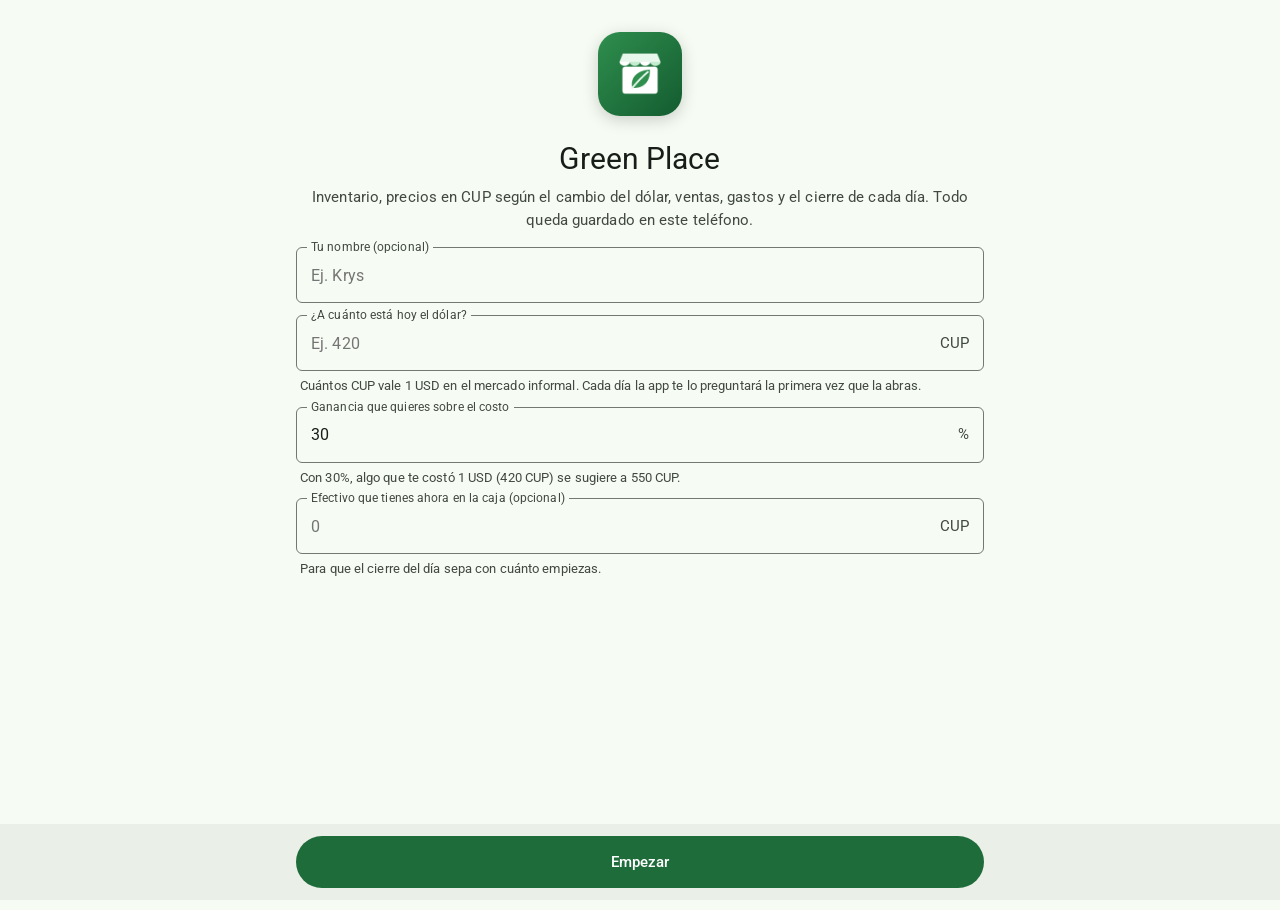
<file: index.html>
<!doctype html>
<html lang="es">
<head>
  <meta charset="utf-8">
  <meta name="viewport" content="width=device-width, initial-scale=1, viewport-fit=cover, interactive-widget=resizes-content">
  <title>Green Place</title>
  <meta name="description" content="Inventario, precios en CUP según el cambio del dólar, ventas, gastos y cierre del día del puesto Green Place.">
  <meta name="theme-color" content="#f6fbf3" media="(prefers-color-scheme: light)">
  <meta name="theme-color" content="#0f1510" media="(prefers-color-scheme: dark)">
  <meta name="mobile-web-app-capable" content="yes">
  <meta name="apple-mobile-web-app-capable" content="yes">
  <meta name="apple-mobile-web-app-title" content="Green Place">
  <meta name="format-detection" content="telephone=no">
  <link rel="icon" type="image/png" sizes="192x192" href="icons/icon-192.png">
  <link rel="apple-touch-icon" href="icons/icon-192.png">
  <link rel="manifest" href="manifest.webmanifest">
  <link rel="preload" href="fonts/roboto-latin-400-normal.woff2" as="font" type="font/woff2" crossorigin>
  <link rel="stylesheet" href="css/app.css">
  <script type="module" src="js/app.js"></script>
</head>
<body>
  <div id="app"></div>
  <noscript>Esta aplicación necesita JavaScript.</noscript>
</body>
</html>
</file>
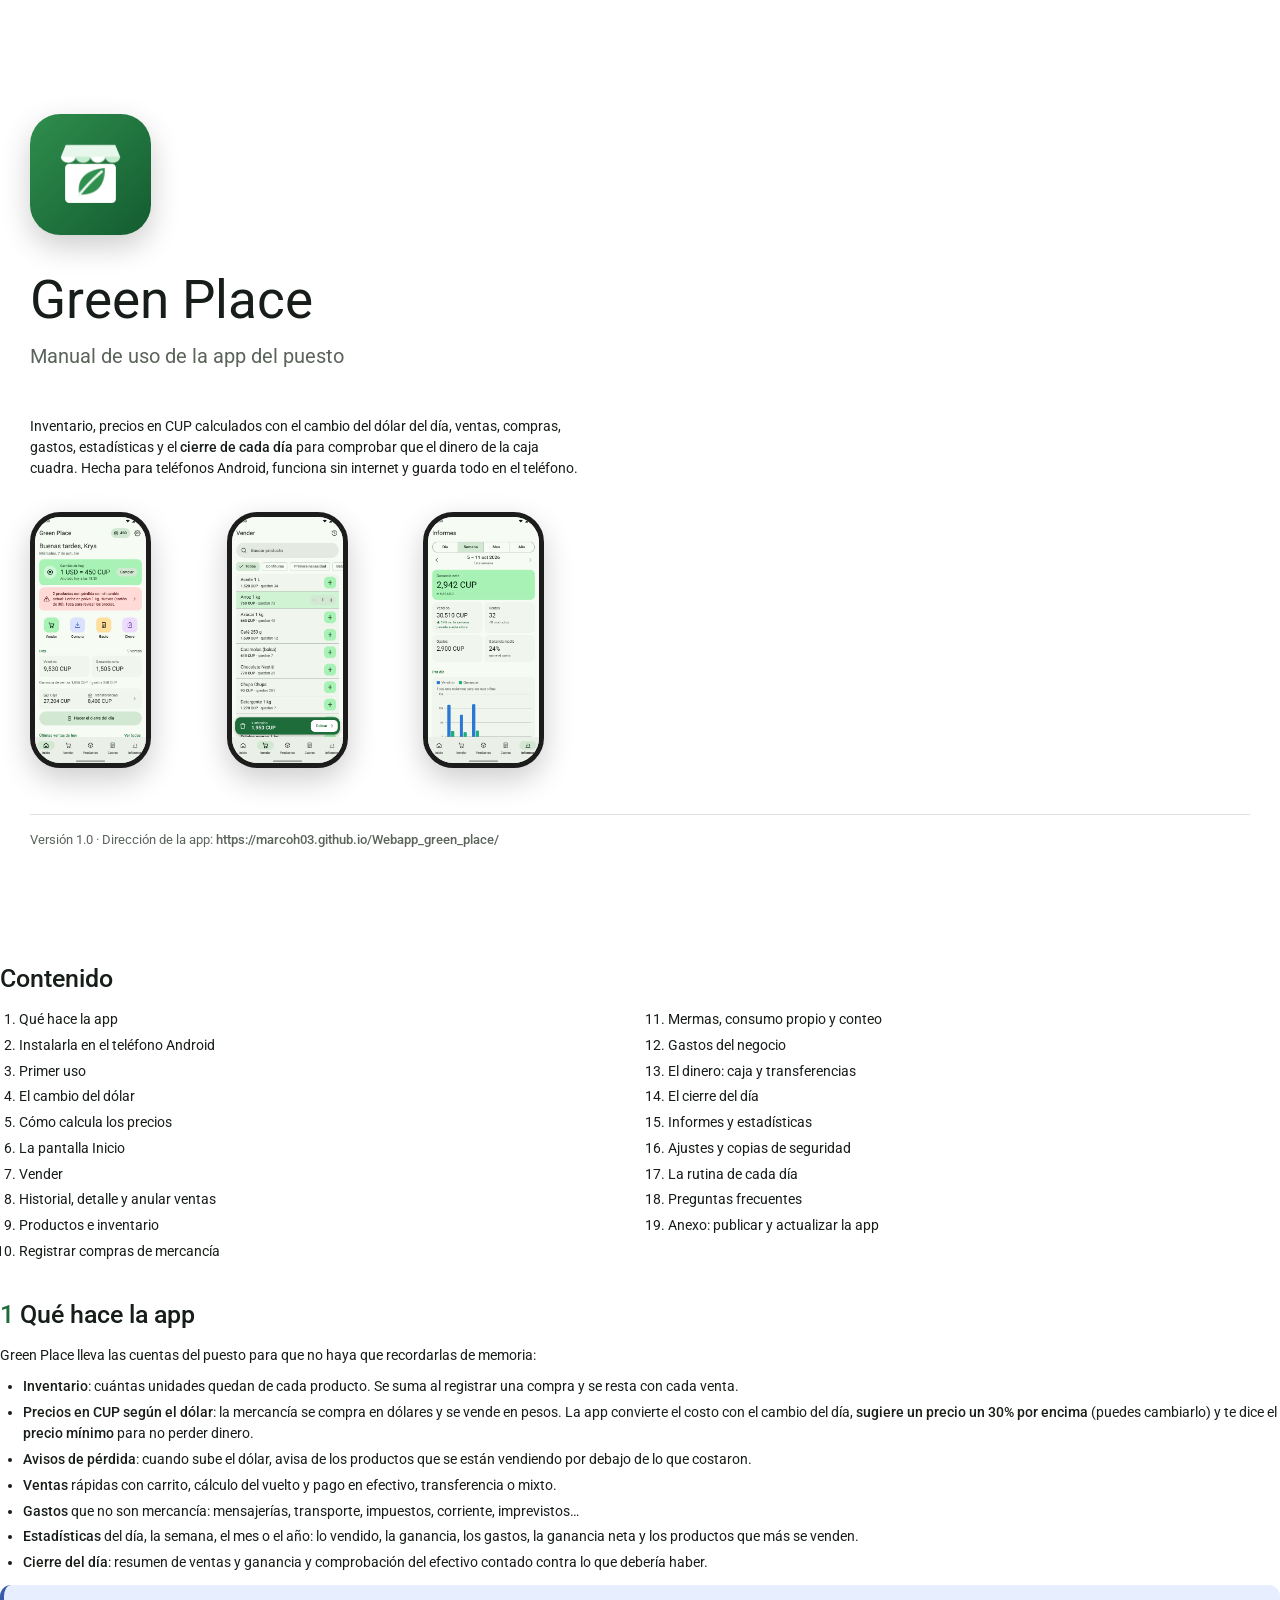
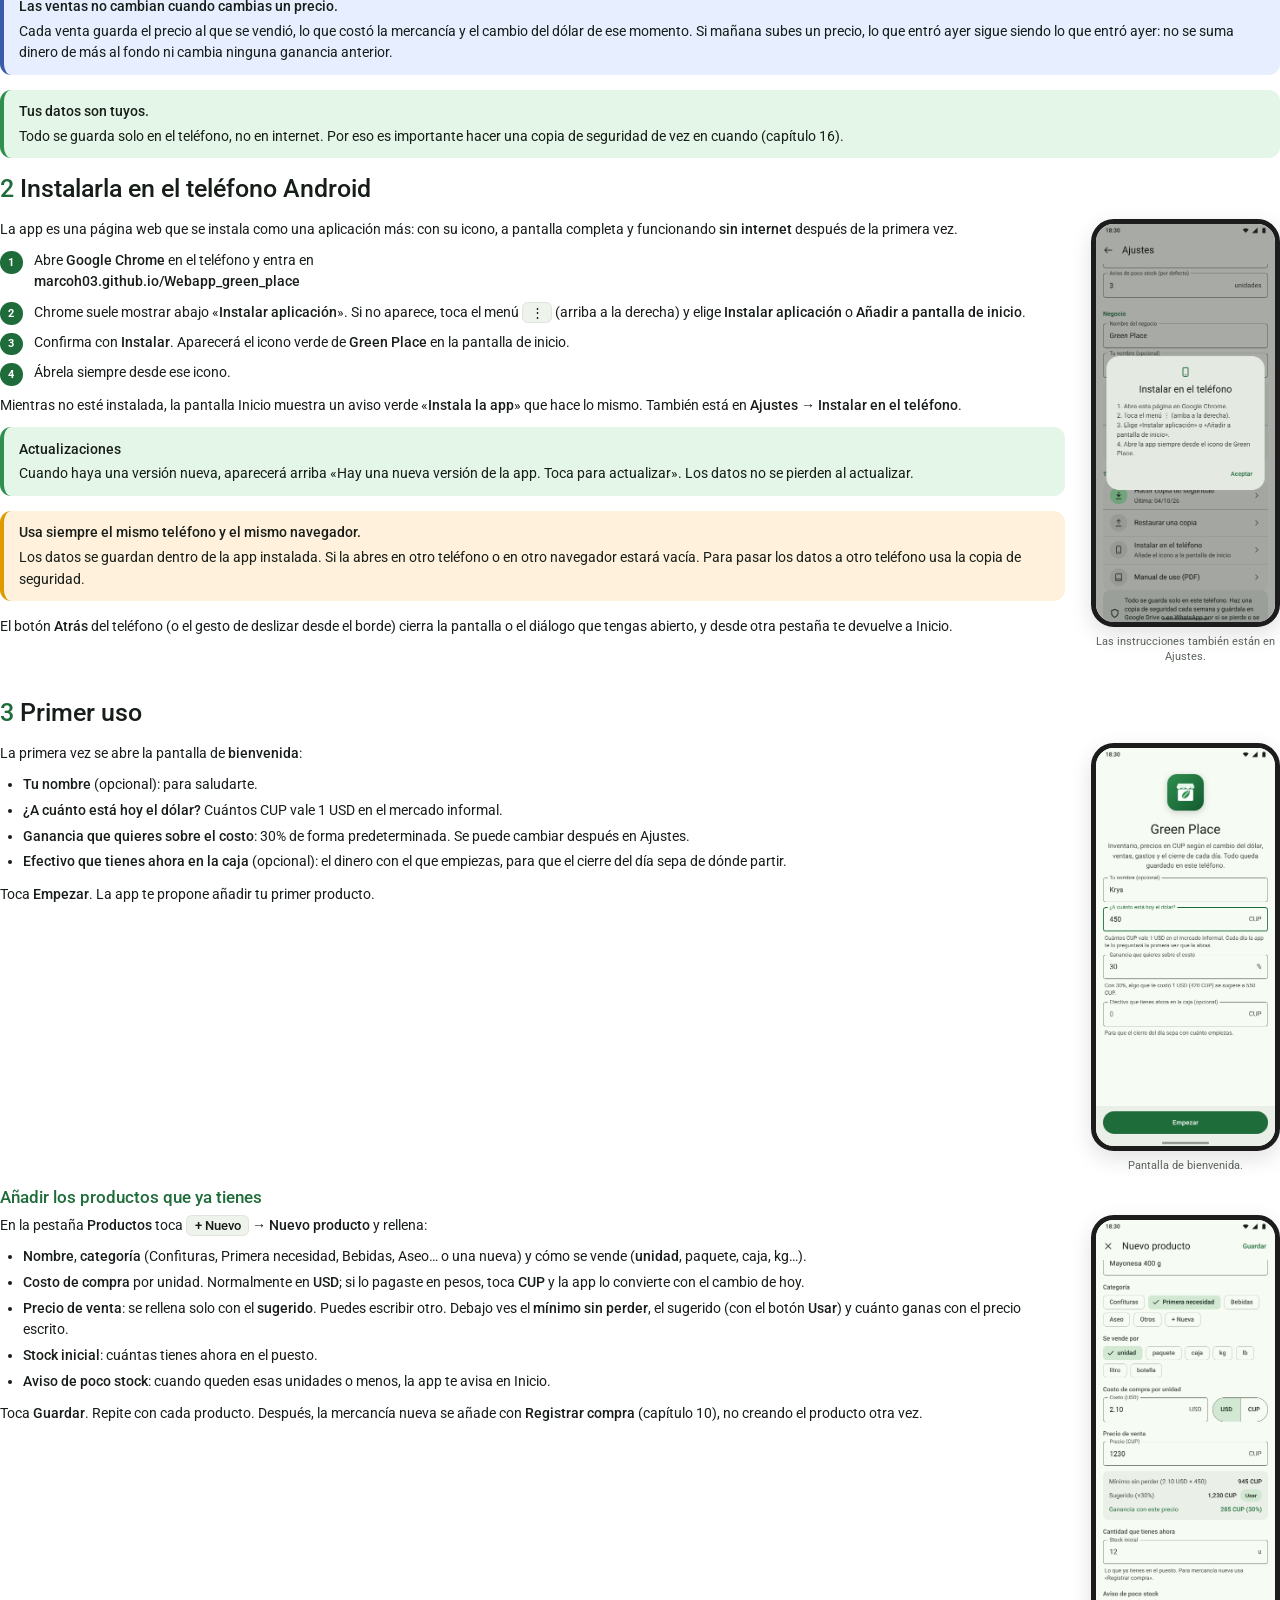
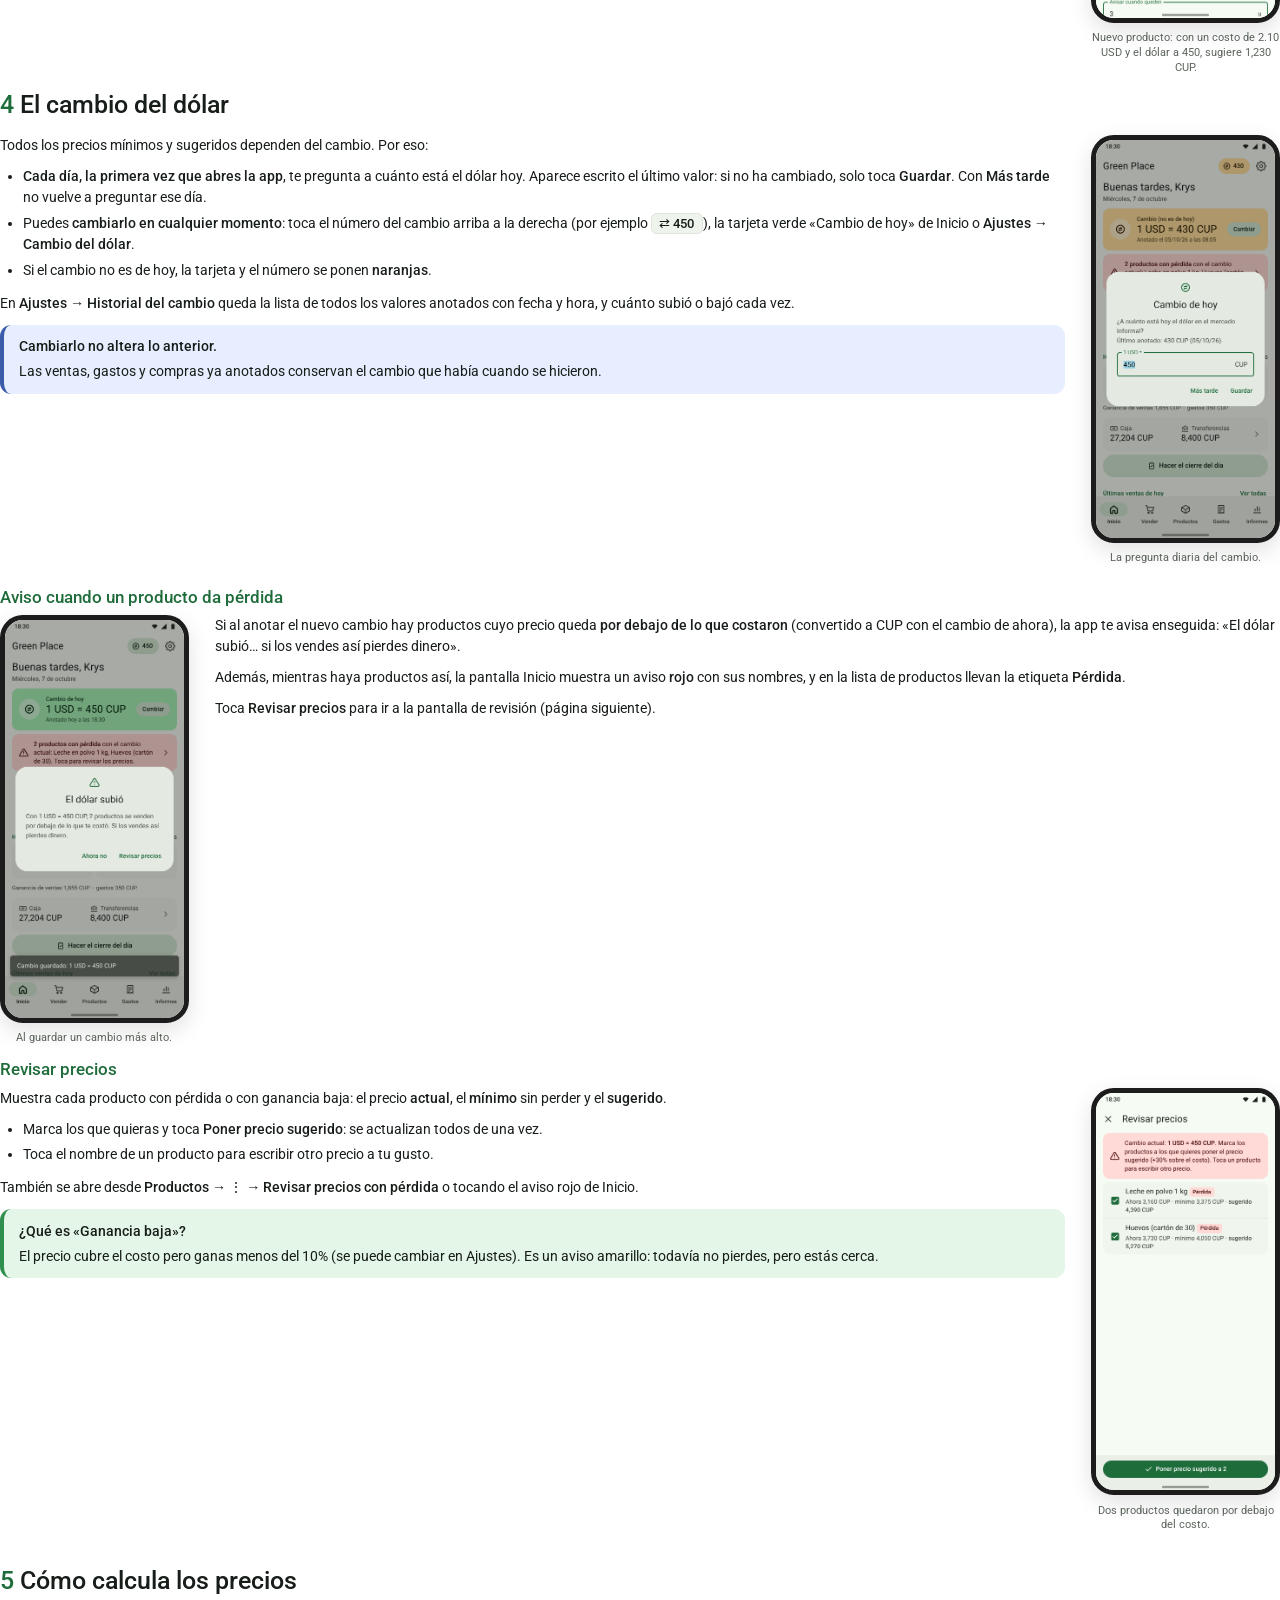
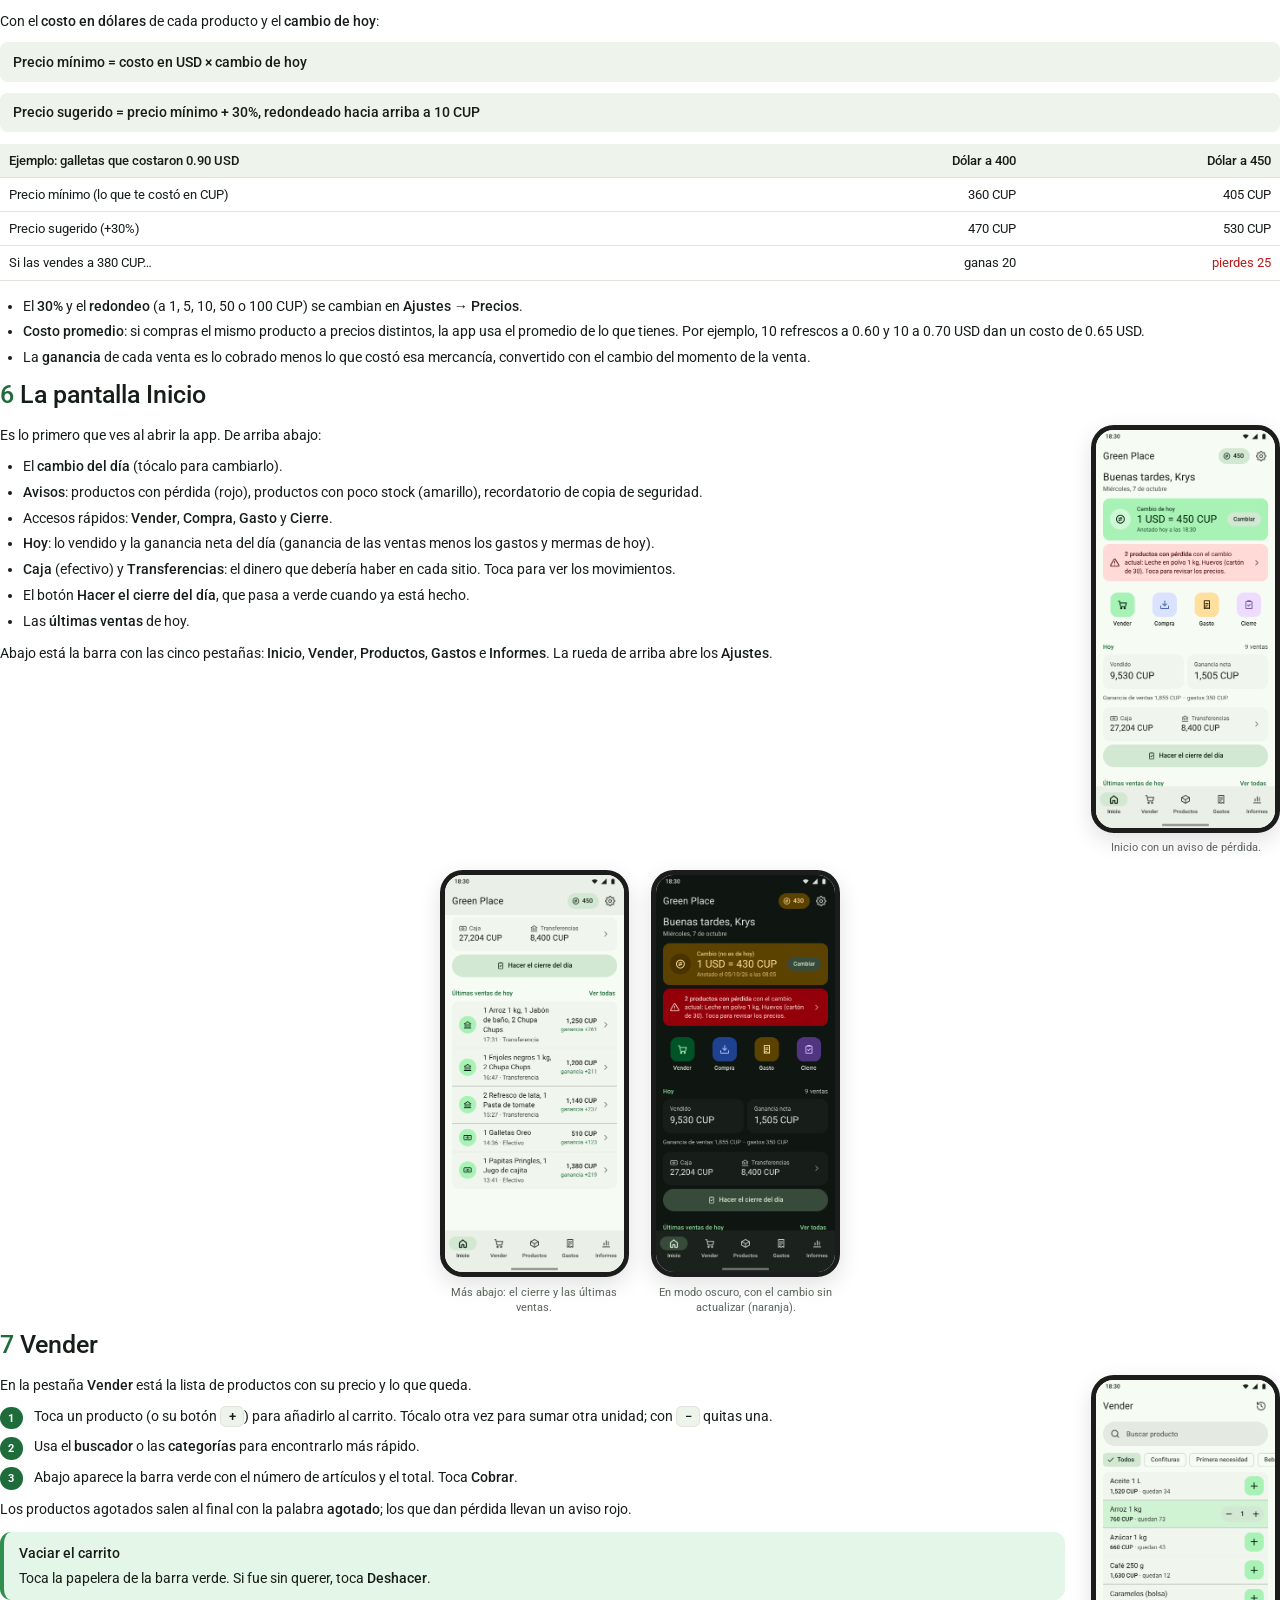
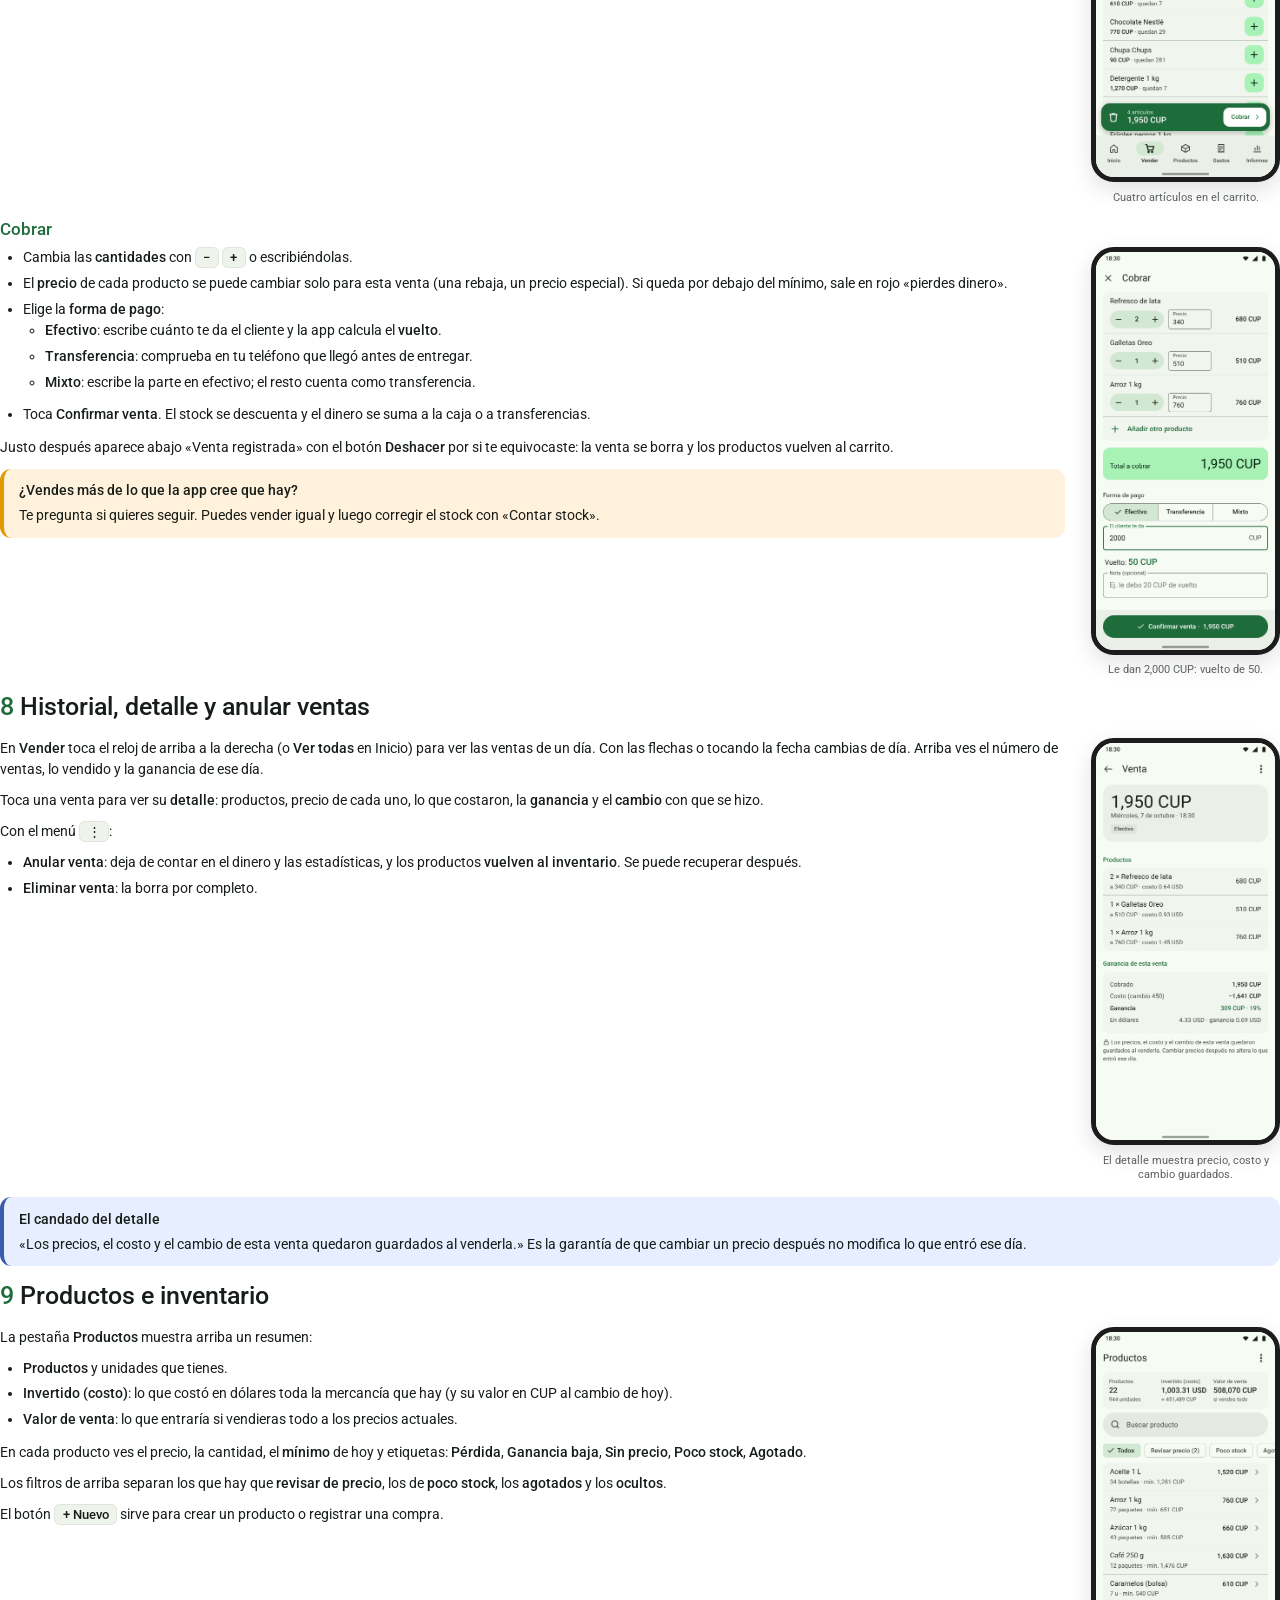
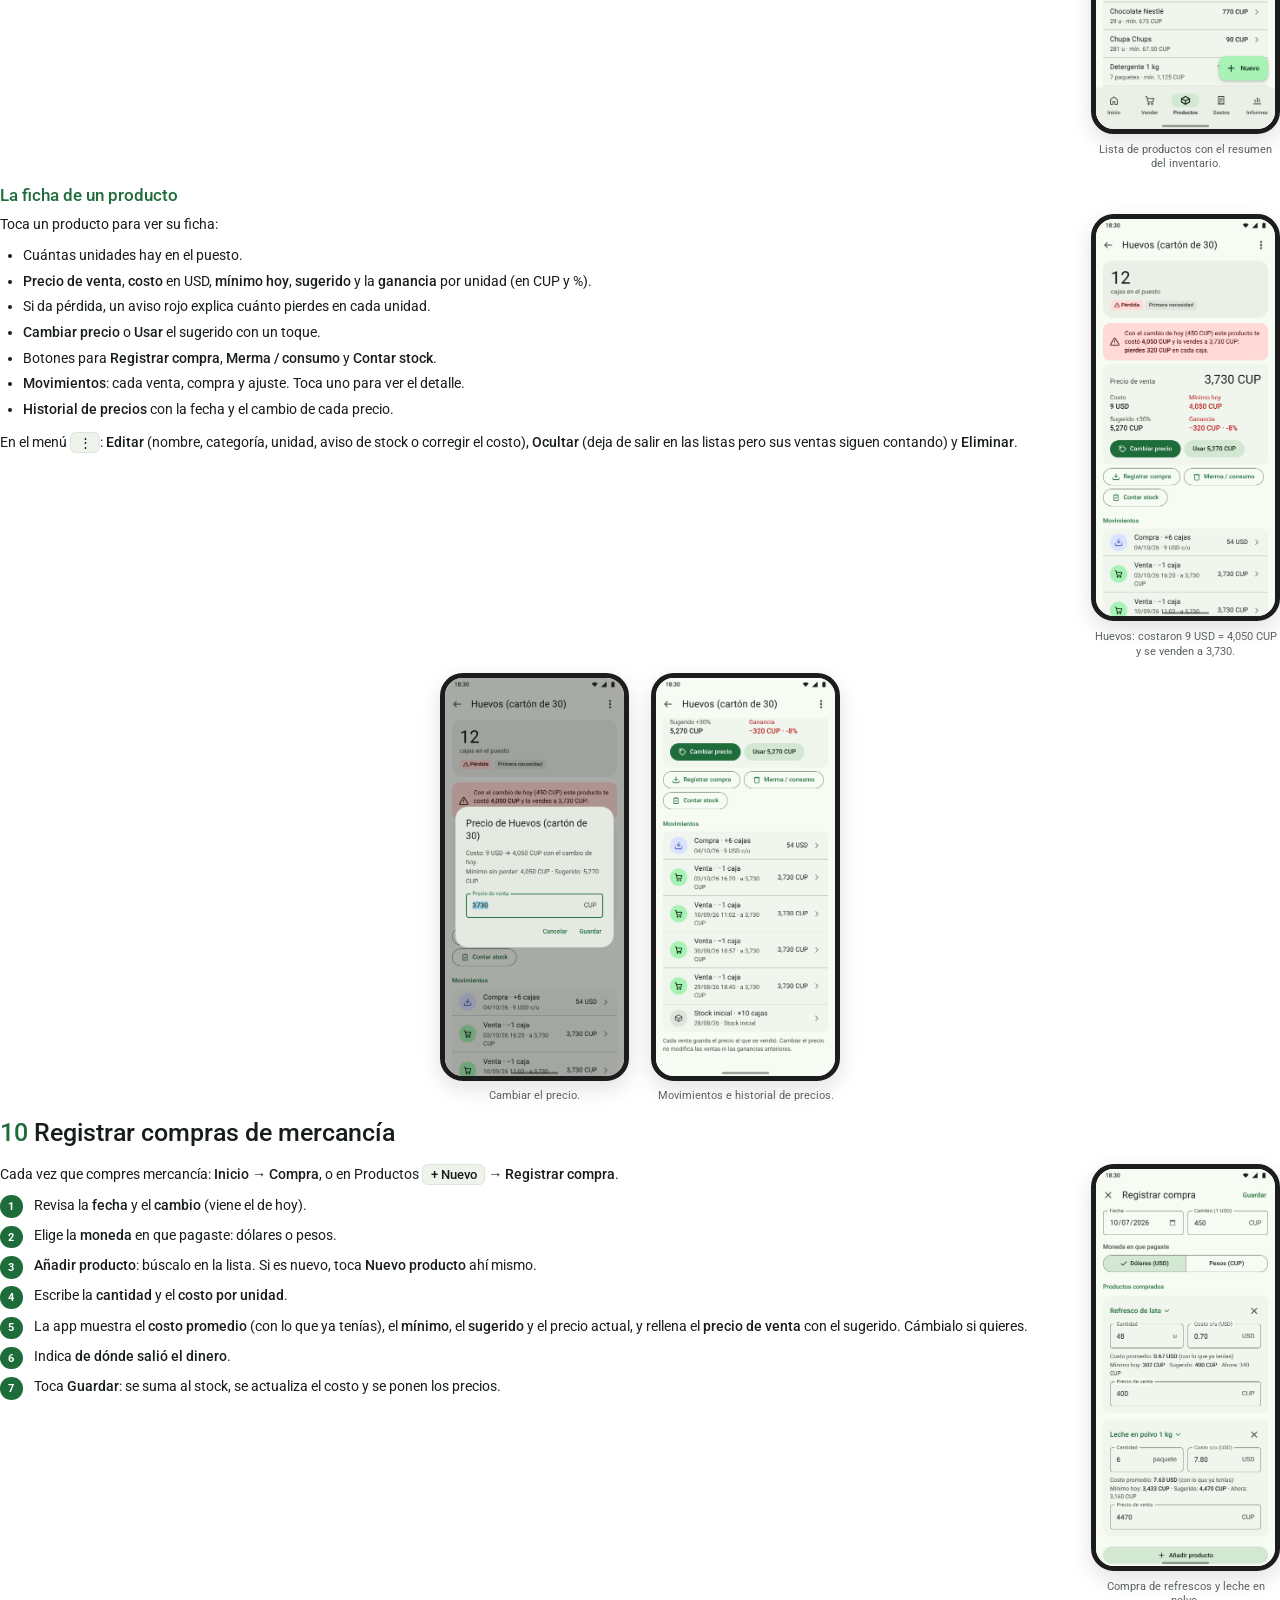
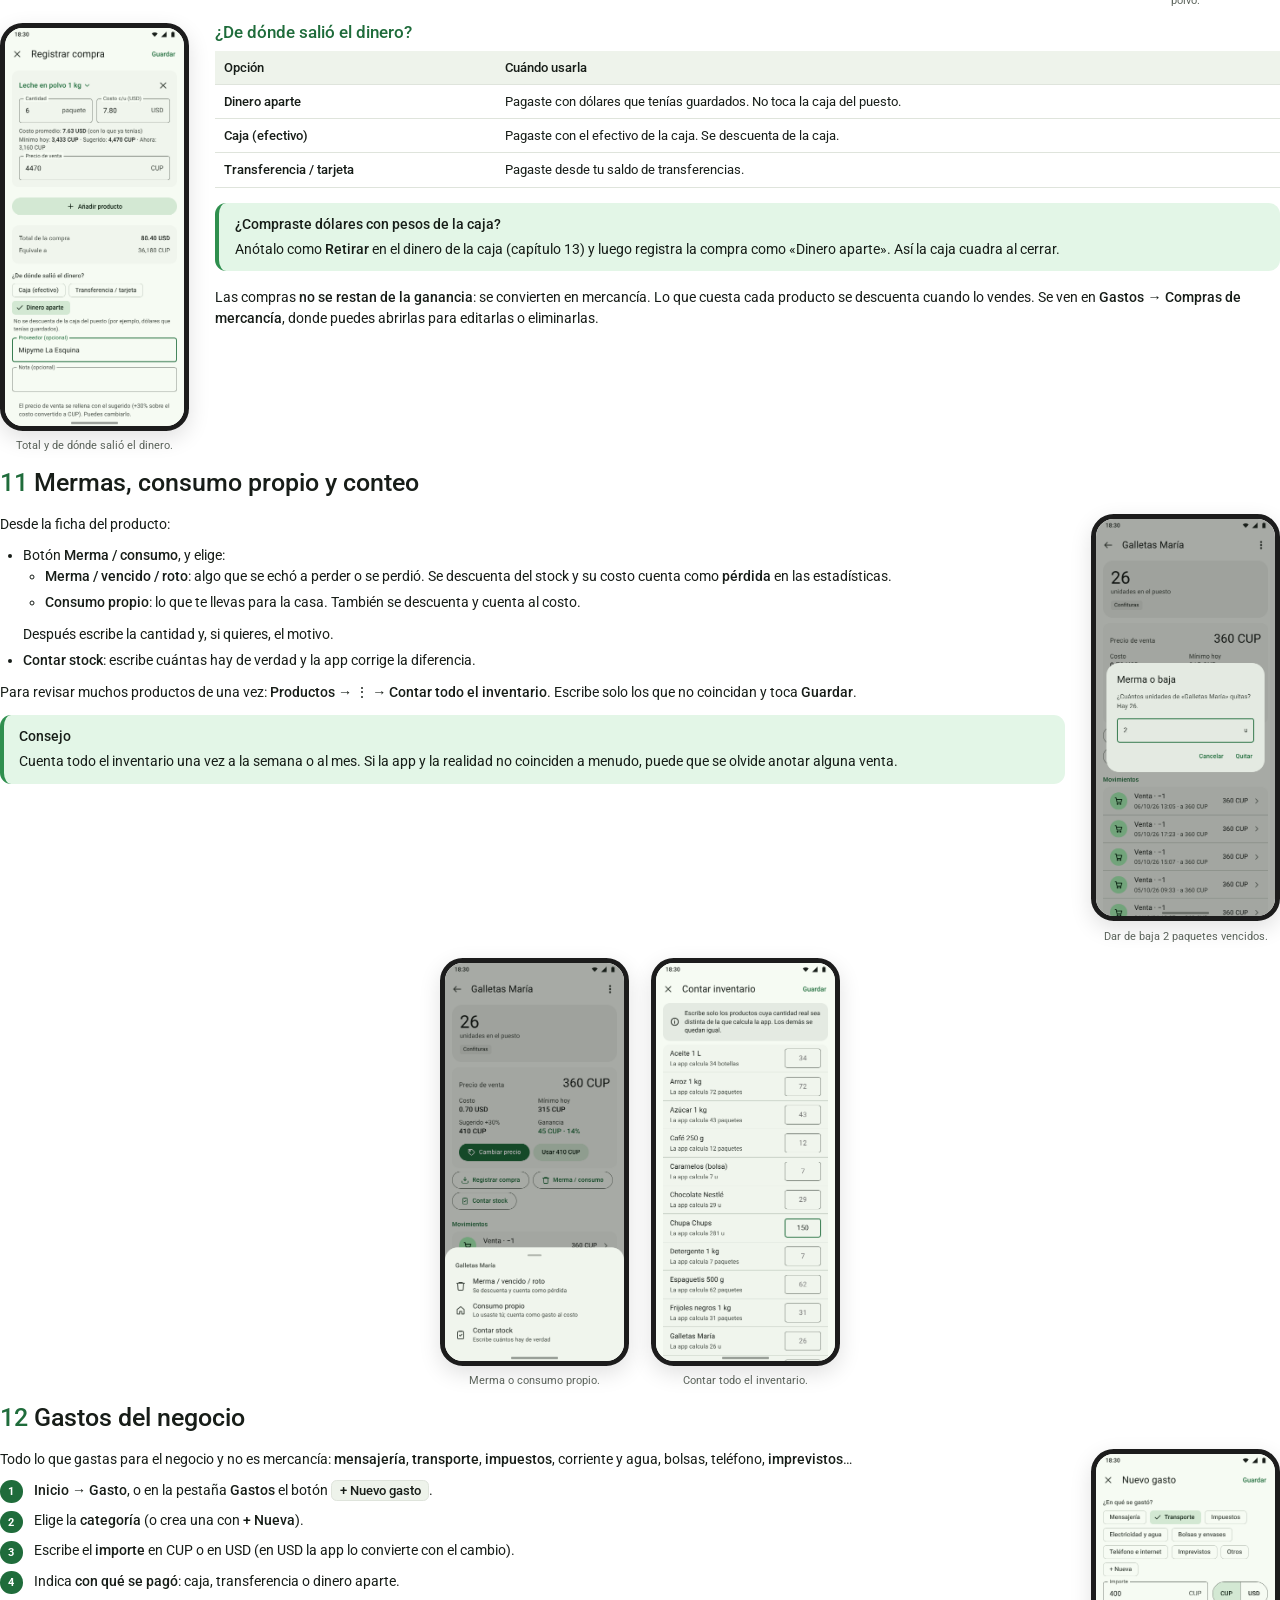
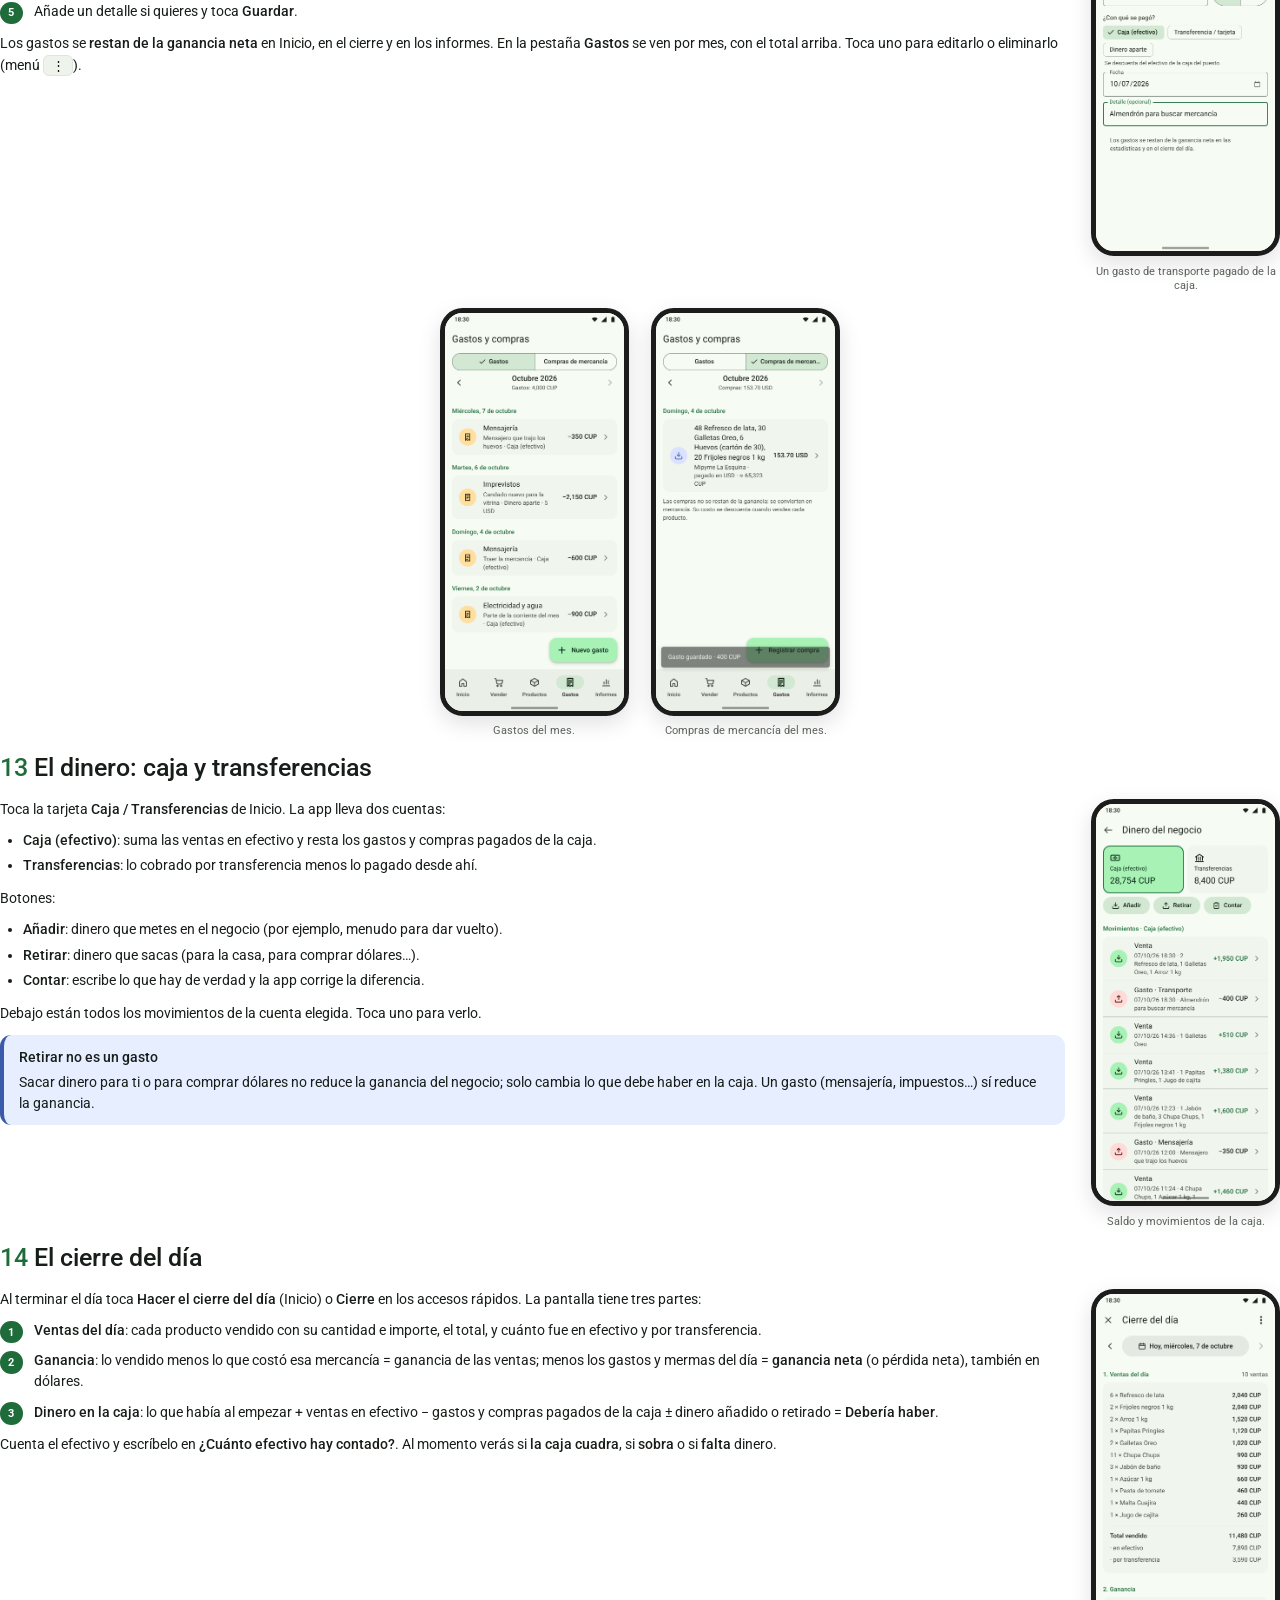
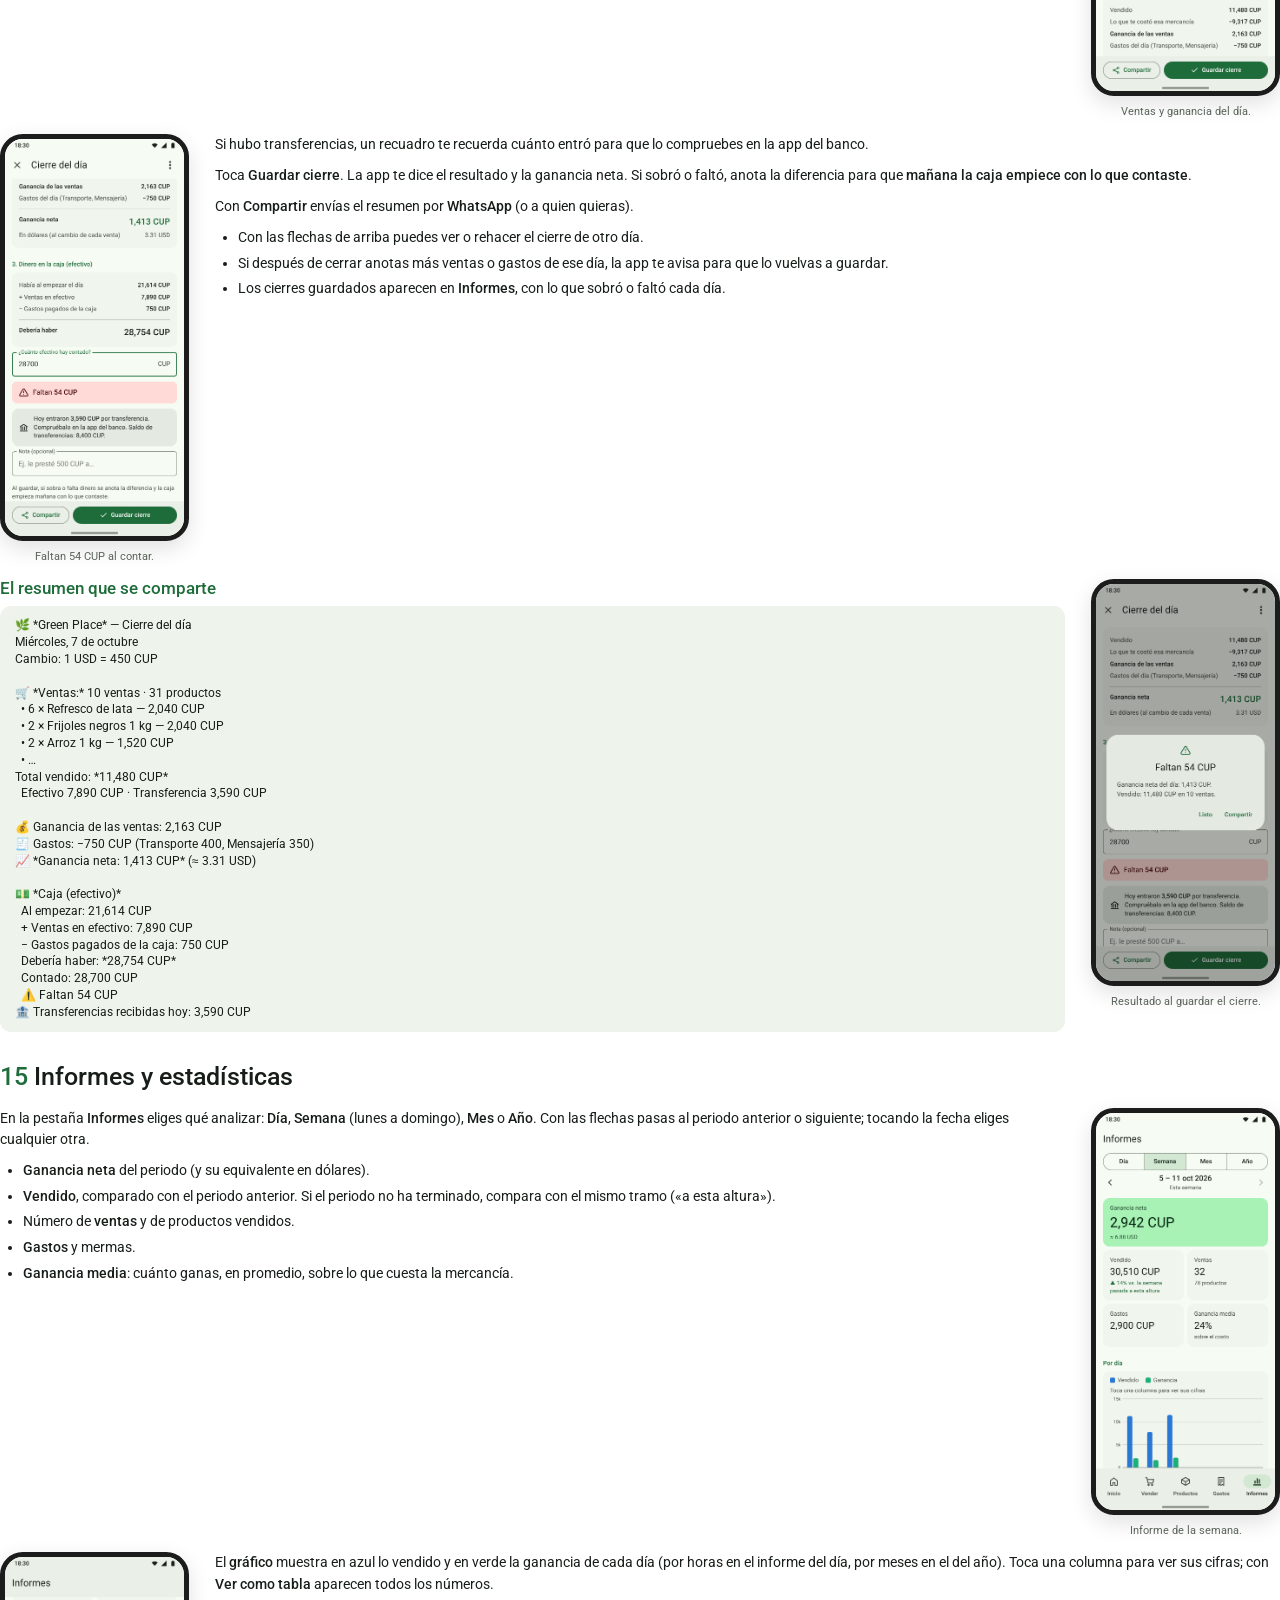
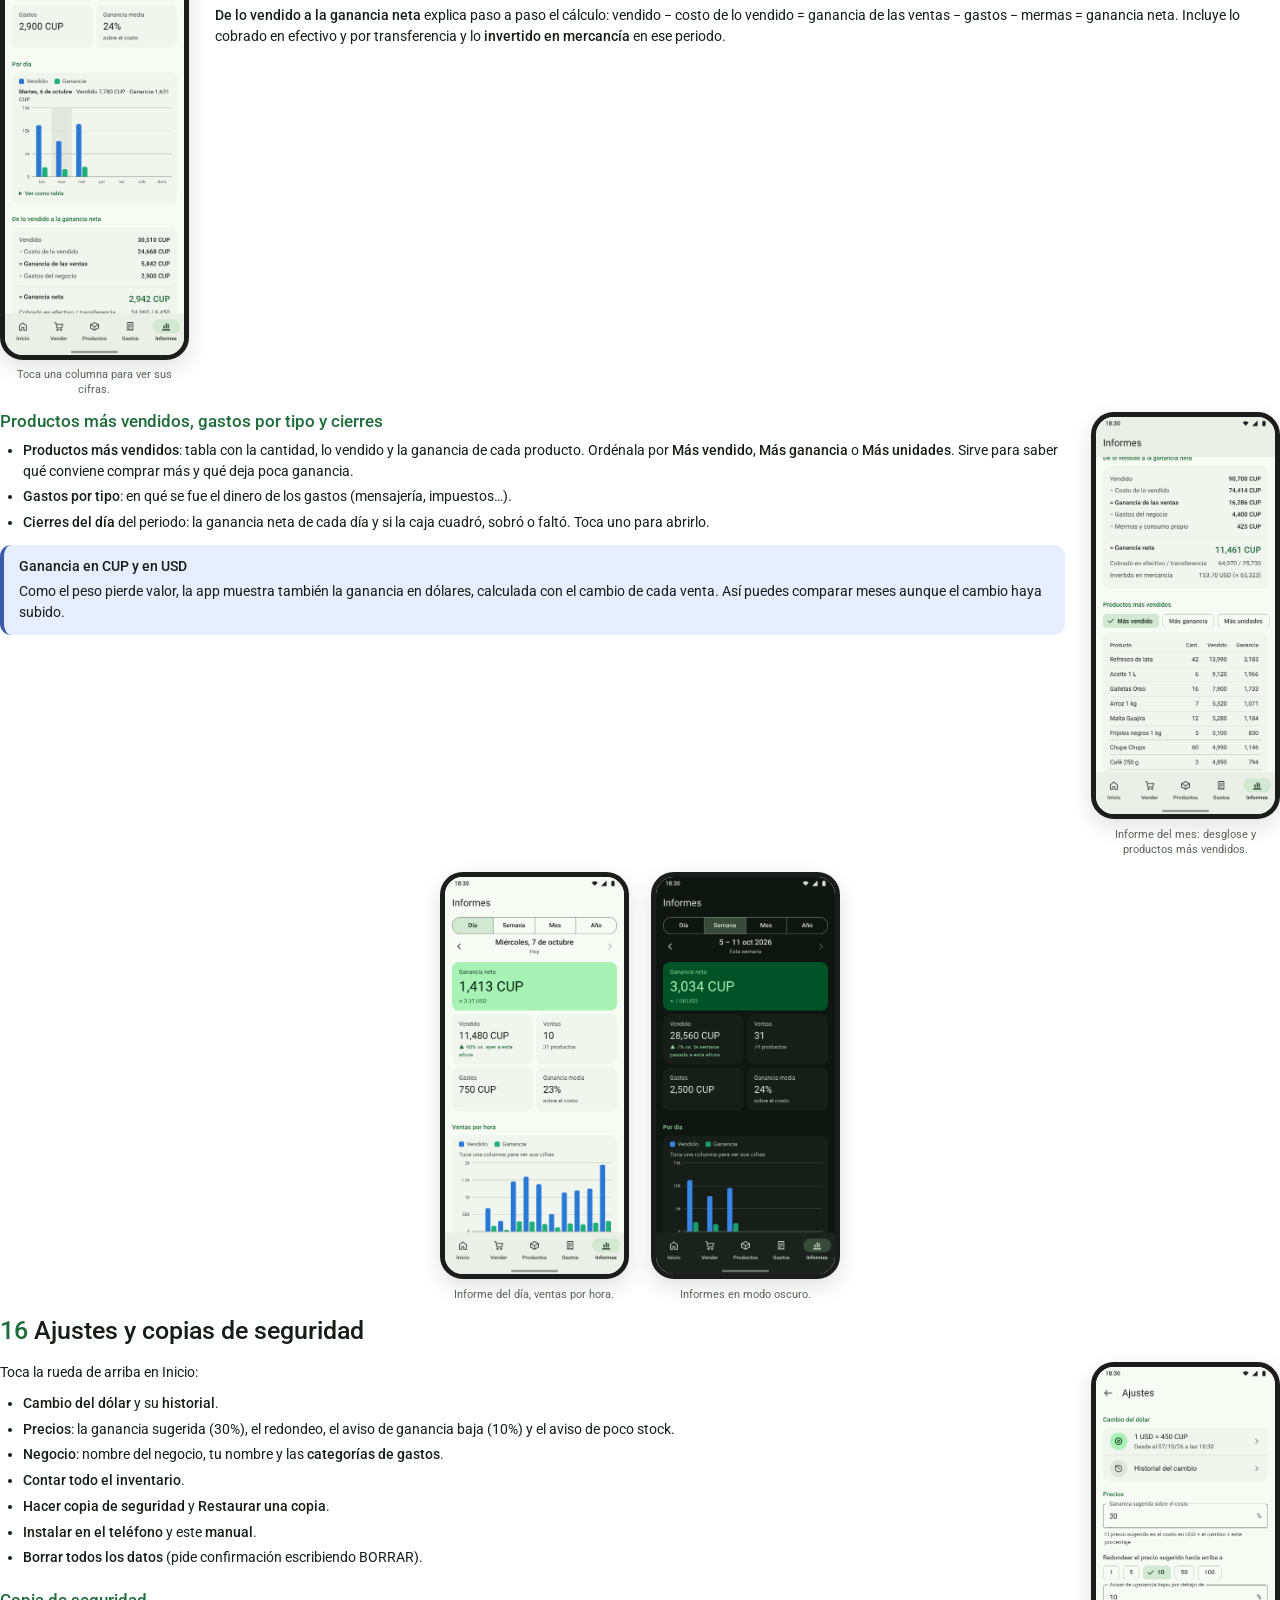
<file: tools/manual.html>
<!doctype html>
<html lang="es">
<head>
<meta charset="utf-8">
<title>Manual de uso · Green Place</title>
<style>
  @font-face { font-family: 'Roboto'; font-weight: 400; src: url(../fonts/roboto-latin-400-normal.woff2) format('woff2'); }
  @font-face { font-family: 'Roboto'; font-weight: 500; src: url(../fonts/roboto-latin-500-normal.woff2) format('woff2'); }
  @font-face { font-family: 'Roboto'; font-weight: 700; src: url(../fonts/roboto-latin-700-normal.woff2) format('woff2'); }
  @page { size: A4; margin: 16mm 16mm 18mm; }
  :root { --ink: #171d18; --muted: #5b635b; --line: #dfe4dc; --green: #1f6c3b; --soft: #eef3eb; --red: #ba1a1a; }
  * { box-sizing: border-box; }
  body { font-family: 'Roboto', Arial, sans-serif; color: var(--ink); font-size: 10.6pt; line-height: 1.5; margin: 0; }
  h1, h2, h3 { line-height: 1.2; font-weight: 500; }
  h2 { font-size: 19pt; margin: 0 0 4mm; color: var(--ink); break-after: avoid; }
  h2 .n { color: var(--green); margin-right: 6px; }
  h3 { font-size: 12.5pt; margin: 6mm 0 2mm; break-after: avoid; color: var(--green); }
  p { margin: 0 0 2.6mm; }
  ul, ol { margin: 0 0 3mm; padding-left: 6mm; }
  li { margin-bottom: 1.2mm; }
  b { font-weight: 500; }
  section { break-before: page; }
  section.cont { break-before: auto; margin-top: 9mm; }
  figure { width: 50mm; margin: 0; text-align: center; break-inside: avoid; }
  figure img { width: 100%; border-radius: 6mm; border: 1.4mm solid #1c1c1c; box-shadow: 0 2mm 6mm rgba(0,0,0,.12); display: block; }
  figcaption { font-size: 8.5pt; color: var(--muted); margin-top: 2mm; line-height: 1.3; }
  .split { display: grid; grid-template-columns: 1fr 50mm; gap: 7mm; align-items: start; margin-bottom: 4mm; }
  .split.left { grid-template-columns: 50mm 1fr; }
  .split .txt > :first-child { margin-top: 0; }
  .pair, .trio { display: flex; gap: 6mm; justify-content: center; margin: 4mm 0; break-inside: avoid; }
  .trio figure { width: 46mm; }
  .tip, .warn, .note { border-radius: 3mm; padding: 3mm 4mm; margin: 3mm 0 4mm; break-inside: avoid; }
  .tip { background: #e3f6e7; border-left: 1.2mm solid #2f8f4e; }
  .warn { background: #fff1db; border-left: 1.2mm solid #e09a00; }
  .note { background: #e6eeff; border-left: 1.2mm solid #3a5ba9; }
  .tip > b:first-child, .warn > b:first-child, .note > b:first-child { display: block; margin-bottom: 1mm; }
  table { border-collapse: collapse; width: 100%; margin: 2mm 0 4mm; font-size: 9.8pt; break-inside: avoid; }
  th, td { text-align: left; padding: 1.8mm 2.4mm; border-bottom: 0.3mm solid var(--line); vertical-align: top; }
  th { background: var(--soft); font-weight: 500; }
  td.num, th.num { text-align: right; font-variant-numeric: tabular-nums; white-space: nowrap; }
  .k { display: inline-block; padding: 0 2mm; border-radius: 1.5mm; background: var(--soft); border: 0.3mm solid var(--line); font-weight: 500; font-size: 9.5pt; white-space: nowrap; }
  .steps { counter-reset: s; list-style: none; padding-left: 0; }
  .steps > li { counter-increment: s; position: relative; padding-left: 9mm; margin-bottom: 2.4mm; }
  .steps > li::before { content: counter(s); position: absolute; left: 0; top: 0.2mm; width: 6mm; height: 6mm; border-radius: 50%; background: var(--green); color: #fff; font-weight: 700; font-size: 8.5pt; display: grid; place-items: center; }
  pre { background: var(--soft); border-radius: 3mm; padding: 3mm 4mm; font-family: inherit; font-size: 9pt; line-height: 1.4; white-space: pre-wrap; margin: 2mm 0 4mm; break-inside: avoid; }
  .formula { font-variant-numeric: tabular-nums; background: var(--soft); border-radius: 2mm; padding: 2.4mm 3.5mm; display: block; margin: 1.5mm 0 3mm; font-weight: 500; }
  .cover { height: 255mm; display: flex; flex-direction: column; justify-content: center; align-items: flex-start; padding: 0 8mm; break-after: page; }
  .cover img { width: 32mm; border-radius: 8mm; box-shadow: 0 3mm 8mm rgba(0,0,0,.2); }
  .cover h1 { font-size: 40pt; margin: 9mm 0 2mm; font-weight: 400; }
  .cover .sub { font-size: 15pt; color: var(--muted); margin-bottom: 12mm; }
  .cover .meta { font-size: 10pt; color: var(--muted); border-top: 0.3mm solid var(--line); padding-top: 4mm; width: 100%; margin-top: 8mm; }
  .toc { columns: 2; column-gap: 10mm; padding-left: 5mm; }
  .toc li { break-inside: avoid; }
  .check { list-style: none; padding-left: 0; }
  .check li { padding-left: 7mm; position: relative; }
  .check li::before { content: '✓'; position: absolute; left: 0; color: var(--green); font-weight: 700; }
  .faq dt { font-weight: 500; margin-top: 3mm; break-after: avoid; }
  .faq dd { margin: 1mm 0 0 0; color: #2b322b; }
</style>
</head>
<body>

<div class="cover">
  <img src="../icons/icon-512.png" alt="">
  <h1>Green Place</h1>
  <div class="sub">Manual de uso de la app del puesto</div>
  <p style="max-width:145mm">Inventario, precios en CUP calculados con el cambio del dólar del día, ventas, compras, gastos, estadísticas y el <b>cierre de cada día</b> para comprobar que el dinero de la caja cuadra. Hecha para teléfonos Android, funciona sin internet y guarda todo en el teléfono.</p>
  <div class="trio" style="justify-content:flex-start;margin-top:6mm">
    <figure><img src="../preview/01-inicio.png" alt=""></figure>
    <figure><img src="../preview/05-carrito.png" alt=""></figure>
    <figure><img src="../preview/25-informes-semana.png" alt=""></figure>
  </div>
  <div class="meta">Versión 1.0 · Dirección de la app: <b>https://marcoh03.github.io/Webapp_green_place/</b></div>
</div>

<section style="break-before:auto">
  <h2>Contenido</h2>
  <ol class="toc">
    <li>Qué hace la app</li>
    <li>Instalarla en el teléfono Android</li>
    <li>Primer uso</li>
    <li>El cambio del dólar</li>
    <li>Cómo calcula los precios</li>
    <li>La pantalla Inicio</li>
    <li>Vender</li>
    <li>Historial, detalle y anular ventas</li>
    <li>Productos e inventario</li>
    <li>Registrar compras de mercancía</li>
    <li>Mermas, consumo propio y conteo</li>
    <li>Gastos del negocio</li>
    <li>El dinero: caja y transferencias</li>
    <li>El cierre del día</li>
    <li>Informes y estadísticas</li>
    <li>Ajustes y copias de seguridad</li>
    <li>La rutina de cada día</li>
    <li>Preguntas frecuentes</li>
    <li>Anexo: publicar y actualizar la app</li>
  </ol>

  <h2 style="margin-top:10mm"><span class="n">1</span>Qué hace la app</h2>
  <p>Green Place lleva las cuentas del puesto para que no haya que recordarlas de memoria:</p>
  <ul>
    <li><b>Inventario</b>: cuántas unidades quedan de cada producto. Se suma al registrar una compra y se resta con cada venta.</li>
    <li><b>Precios en CUP según el dólar</b>: la mercancía se compra en dólares y se vende en pesos. La app convierte el costo con el cambio del día, <b>sugiere un precio un 30% por encima</b> (puedes cambiarlo) y te dice el <b>precio mínimo</b> para no perder dinero.</li>
    <li><b>Avisos de pérdida</b>: cuando sube el dólar, avisa de los productos que se están vendiendo por debajo de lo que costaron.</li>
    <li><b>Ventas</b> rápidas con carrito, cálculo del vuelto y pago en efectivo, transferencia o mixto.</li>
    <li><b>Gastos</b> que no son mercancía: mensajerías, transporte, impuestos, corriente, imprevistos…</li>
    <li><b>Estadísticas</b> del día, la semana, el mes o el año: lo vendido, la ganancia, los gastos, la ganancia neta y los productos que más se venden.</li>
    <li><b>Cierre del día</b>: resumen de ventas y ganancia y comprobación del efectivo contado contra lo que debería haber.</li>
  </ul>
  <div class="note"><b>Las ventas no cambian cuando cambias un precio.</b>Cada venta guarda el precio al que se vendió, lo que costó la mercancía y el cambio del dólar de ese momento. Si mañana subes un precio, lo que entró ayer sigue siendo lo que entró ayer: no se suma dinero de más al fondo ni cambia ninguna ganancia anterior.</div>
  <div class="tip"><b>Tus datos son tuyos.</b>Todo se guarda solo en el teléfono, no en internet. Por eso es importante hacer una copia de seguridad de vez en cuando (capítulo 16).</div>
</section>

<section>
  <h2><span class="n">2</span>Instalarla en el teléfono Android</h2>
  <div class="split">
    <div class="txt">
      <p>La app es una página web que se instala como una aplicación más: con su icono, a pantalla completa y funcionando <b>sin internet</b> después de la primera vez.</p>
      <ol class="steps">
        <li>Abre <b>Google Chrome</b> en el teléfono y entra en<br><b>marcoh03.github.io/Webapp_green_place</b></li>
        <li>Chrome suele mostrar abajo «<b>Instalar aplicación</b>». Si no aparece, toca el menú <span class="k">⋮</span> (arriba a la derecha) y elige <b>Instalar aplicación</b> o <b>Añadir a pantalla de inicio</b>.</li>
        <li>Confirma con <b>Instalar</b>. Aparecerá el icono verde de <b>Green Place</b> en la pantalla de inicio.</li>
        <li>Ábrela siempre desde ese icono.</li>
      </ol>
      <p>Mientras no esté instalada, la pantalla Inicio muestra un aviso verde «<b>Instala la app</b>» que hace lo mismo. También está en <b>Ajustes → Instalar en el teléfono</b>.</p>
      <div class="tip"><b>Actualizaciones</b>Cuando haya una versión nueva, aparecerá arriba «Hay una nueva versión de la app. Toca para actualizar». Los datos no se pierden al actualizar.</div>
      <div class="warn"><b>Usa siempre el mismo teléfono y el mismo navegador.</b>Los datos se guardan dentro de la app instalada. Si la abres en otro teléfono o en otro navegador estará vacía. Para pasar los datos a otro teléfono usa la copia de seguridad.</div>
      <p>El botón <b>Atrás</b> del teléfono (o el gesto de deslizar desde el borde) cierra la pantalla o el diálogo que tengas abierto, y desde otra pestaña te devuelve a Inicio.</p>
    </div>
    <figure><img src="../preview/39-instalar.png" alt=""><figcaption>Las instrucciones también están en Ajustes.</figcaption></figure>
  </div>

  <section class="cont" style="break-before:auto">
  <h2><span class="n">3</span>Primer uso</h2>
  <div class="split">
    <div class="txt">
      <p>La primera vez se abre la pantalla de <b>bienvenida</b>:</p>
      <ul>
        <li><b>Tu nombre</b> (opcional): para saludarte.</li>
        <li><b>¿A cuánto está hoy el dólar?</b> Cuántos CUP vale 1 USD en el mercado informal.</li>
        <li><b>Ganancia que quieres sobre el costo</b>: 30% de forma predeterminada. Se puede cambiar después en Ajustes.</li>
        <li><b>Efectivo que tienes ahora en la caja</b> (opcional): el dinero con el que empiezas, para que el cierre del día sepa de dónde partir.</li>
      </ul>
      <p>Toca <b>Empezar</b>. La app te propone añadir tu primer producto.</p>
    </div>
    <figure><img src="../preview/00-bienvenida.png" alt=""><figcaption>Pantalla de bienvenida.</figcaption></figure>
  </div>
  </section>
</section>

<section>
  <h3 style="margin-top:0">Añadir los productos que ya tienes</h3>
  <div class="split">
    <div class="txt">
      <p>En la pestaña <b>Productos</b> toca <span class="k">+ Nuevo</span> → <b>Nuevo producto</b> y rellena:</p>
      <ul>
        <li><b>Nombre</b>, <b>categoría</b> (Confituras, Primera necesidad, Bebidas, Aseo… o una nueva) y cómo se vende (<b>unidad</b>, paquete, caja, kg…).</li>
        <li><b>Costo de compra</b> por unidad. Normalmente en <b>USD</b>; si lo pagaste en pesos, toca <b>CUP</b> y la app lo convierte con el cambio de hoy.</li>
        <li><b>Precio de venta</b>: se rellena solo con el <b>sugerido</b>. Puedes escribir otro. Debajo ves el <b>mínimo sin perder</b>, el sugerido (con el botón <b>Usar</b>) y cuánto ganas con el precio escrito.</li>
        <li><b>Stock inicial</b>: cuántas tienes ahora en el puesto.</li>
        <li><b>Aviso de poco stock</b>: cuando queden esas unidades o menos, la app te avisa en Inicio.</li>
      </ul>
      <p>Toca <b>Guardar</b>. Repite con cada producto. Después, la mercancía nueva se añade con <b>Registrar compra</b> (capítulo 10), no creando el producto otra vez.</p>
    </div>
    <figure><img src="../preview/17-producto-nuevo.png" alt=""><figcaption>Nuevo producto: con un costo de 2.10 USD y el dólar a 450, sugiere 1,230 CUP.</figcaption></figure>
  </div>
</section>

<section>
  <h2><span class="n">4</span>El cambio del dólar</h2>
  <div class="split">
    <div class="txt">
      <p>Todos los precios mínimos y sugeridos dependen del cambio. Por eso:</p>
      <ul>
        <li><b>Cada día, la primera vez que abres la app</b>, te pregunta a cuánto está el dólar hoy. Aparece escrito el último valor: si no ha cambiado, solo toca <b>Guardar</b>. Con <b>Más tarde</b> no vuelve a preguntar ese día.</li>
        <li>Puedes <b>cambiarlo en cualquier momento</b>: toca el número del cambio arriba a la derecha (por ejemplo <span class="k">⇄ 450</span>), la tarjeta verde «Cambio de hoy» de Inicio o <b>Ajustes → Cambio del dólar</b>.</li>
        <li>Si el cambio no es de hoy, la tarjeta y el número se ponen <b>naranjas</b>.</li>
      </ul>
      <p>En <b>Ajustes → Historial del cambio</b> queda la lista de todos los valores anotados con fecha y hora, y cuánto subió o bajó cada vez.</p>
      <div class="note"><b>Cambiarlo no altera lo anterior.</b>Las ventas, gastos y compras ya anotados conservan el cambio que había cuando se hicieron.</div>
    </div>
    <figure><img src="../preview/03-cambio-del-dia.png" alt=""><figcaption>La pregunta diaria del cambio.</figcaption></figure>
  </div>
  <h3>Aviso cuando un producto da pérdida</h3>
  <div class="split left">
    <figure><img src="../preview/13-aviso-perdida.png" alt=""><figcaption>Al guardar un cambio más alto.</figcaption></figure>
    <div class="txt">
      <p>Si al anotar el nuevo cambio hay productos cuyo precio queda <b>por debajo de lo que costaron</b> (convertido a CUP con el cambio de ahora), la app te avisa enseguida: «El dólar subió… si los vendes así pierdes dinero».</p>
      <p>Además, mientras haya productos así, la pantalla Inicio muestra un aviso <b>rojo</b> con sus nombres, y en la lista de productos llevan la etiqueta <b>Pérdida</b>.</p>
      <p>Toca <b>Revisar precios</b> para ir a la pantalla de revisión (página siguiente).</p>
    </div>
  </div>
</section>

<section>
  <h3 style="margin-top:0">Revisar precios</h3>
  <div class="split">
    <div class="txt">
      <p>Muestra cada producto con pérdida o con ganancia baja: el precio <b>actual</b>, el <b>mínimo</b> sin perder y el <b>sugerido</b>.</p>
      <ul>
        <li>Marca los que quieras y toca <b>Poner precio sugerido</b>: se actualizan todos de una vez.</li>
        <li>Toca el nombre de un producto para escribir otro precio a tu gusto.</li>
      </ul>
      <p>También se abre desde <b>Productos → ⋮ → Revisar precios con pérdida</b> o tocando el aviso rojo de Inicio.</p>
      <div class="tip"><b>¿Qué es «Ganancia baja»?</b>El precio cubre el costo pero ganas menos del 10% (se puede cambiar en Ajustes). Es un aviso amarillo: todavía no pierdes, pero estás cerca.</div>
    </div>
    <figure><img src="../preview/14-revisar-precios.png" alt=""><figcaption>Dos productos quedaron por debajo del costo.</figcaption></figure>
  </div>

  <section class="cont" style="break-before:auto">
  <h2><span class="n">5</span>Cómo calcula los precios</h2>
  <p>Con el <b>costo en dólares</b> de cada producto y el <b>cambio de hoy</b>:</p>
  <span class="formula">Precio mínimo = costo en USD × cambio de hoy</span>
  <span class="formula">Precio sugerido = precio mínimo + 30%, redondeado hacia arriba a 10 CUP</span>
  <table>
    <tr><th>Ejemplo: galletas que costaron 0.90 USD</th><th class="num">Dólar a 400</th><th class="num">Dólar a 450</th></tr>
    <tr><td>Precio mínimo (lo que te costó en CUP)</td><td class="num">360 CUP</td><td class="num">405 CUP</td></tr>
    <tr><td>Precio sugerido (+30%)</td><td class="num">470 CUP</td><td class="num">530 CUP</td></tr>
    <tr><td>Si las vendes a 380 CUP…</td><td class="num">ganas 20</td><td class="num" style="color:var(--red)">pierdes 25</td></tr>
  </table>
  <ul>
    <li>El <b>30%</b> y el <b>redondeo</b> (a 1, 5, 10, 50 o 100 CUP) se cambian en <b>Ajustes → Precios</b>.</li>
    <li><b>Costo promedio</b>: si compras el mismo producto a precios distintos, la app usa el promedio de lo que tienes. Por ejemplo, 10 refrescos a 0.60 y 10 a 0.70 USD dan un costo de 0.65 USD.</li>
    <li>La <b>ganancia</b> de cada venta es lo cobrado menos lo que costó esa mercancía, convertido con el cambio del momento de la venta.</li>
  </ul>
  </section>
</section>

<section>
  <h2><span class="n">6</span>La pantalla Inicio</h2>
  <div class="split">
    <div class="txt">
      <p>Es lo primero que ves al abrir la app. De arriba abajo:</p>
      <ul>
        <li>El <b>cambio del día</b> (tócalo para cambiarlo).</li>
        <li><b>Avisos</b>: productos con pérdida (rojo), productos con poco stock (amarillo), recordatorio de copia de seguridad.</li>
        <li>Accesos rápidos: <b>Vender</b>, <b>Compra</b>, <b>Gasto</b> y <b>Cierre</b>.</li>
        <li><b>Hoy</b>: lo vendido y la ganancia neta del día (ganancia de las ventas menos los gastos y mermas de hoy).</li>
        <li><b>Caja</b> (efectivo) y <b>Transferencias</b>: el dinero que debería haber en cada sitio. Toca para ver los movimientos.</li>
        <li>El botón <b>Hacer el cierre del día</b>, que pasa a verde cuando ya está hecho.</li>
        <li>Las <b>últimas ventas</b> de hoy.</li>
      </ul>
      <p>Abajo está la barra con las cinco pestañas: <b>Inicio</b>, <b>Vender</b>, <b>Productos</b>, <b>Gastos</b> e <b>Informes</b>. La rueda de arriba abre los <b>Ajustes</b>.</p>
    </div>
    <figure><img src="../preview/01-inicio.png" alt=""><figcaption>Inicio con un aviso de pérdida.</figcaption></figure>
  </div>
  <div class="pair">
    <figure><img src="../preview/02-inicio-abajo.png" alt=""><figcaption>Más abajo: el cierre y las últimas ventas.</figcaption></figure>
    <figure><img src="../preview/30-inicio-oscuro.png" alt=""><figcaption>En modo oscuro, con el cambio sin actualizar (naranja).</figcaption></figure>
  </div>
</section>

<section>
  <h2><span class="n">7</span>Vender</h2>
  <div class="split">
    <div class="txt">
      <p>En la pestaña <b>Vender</b> está la lista de productos con su precio y lo que queda.</p>
      <ol class="steps">
        <li>Toca un producto (o su botón <span class="k">+</span>) para añadirlo al carrito. Tócalo otra vez para sumar otra unidad; con <span class="k">−</span> quitas una.</li>
        <li>Usa el <b>buscador</b> o las <b>categorías</b> para encontrarlo más rápido.</li>
        <li>Abajo aparece la barra verde con el número de artículos y el total. Toca <b>Cobrar</b>.</li>
      </ol>
      <p>Los productos agotados salen al final con la palabra <b>agotado</b>; los que dan pérdida llevan un aviso rojo.</p>
      <div class="tip"><b>Vaciar el carrito</b>Toca la papelera de la barra verde. Si fue sin querer, toca <b>Deshacer</b>.</div>
    </div>
    <figure><img src="../preview/05-carrito.png" alt=""><figcaption>Cuatro artículos en el carrito.</figcaption></figure>
  </div>
</section>

<section>
  <h3 style="margin-top:0">Cobrar</h3>
  <div class="split">
    <div class="txt">
      <ul>
        <li>Cambia las <b>cantidades</b> con <span class="k">−</span> <span class="k">+</span> o escribiéndolas.</li>
        <li>El <b>precio</b> de cada producto se puede cambiar solo para esta venta (una rebaja, un precio especial). Si queda por debajo del mínimo, sale en rojo «pierdes dinero».</li>
        <li>Elige la <b>forma de pago</b>:
          <ul>
            <li><b>Efectivo</b>: escribe cuánto te da el cliente y la app calcula el <b>vuelto</b>.</li>
            <li><b>Transferencia</b>: comprueba en tu teléfono que llegó antes de entregar.</li>
            <li><b>Mixto</b>: escribe la parte en efectivo; el resto cuenta como transferencia.</li>
          </ul>
        </li>
        <li>Toca <b>Confirmar venta</b>. El stock se descuenta y el dinero se suma a la caja o a transferencias.</li>
      </ul>
      <p>Justo después aparece abajo «Venta registrada» con el botón <b>Deshacer</b> por si te equivocaste: la venta se borra y los productos vuelven al carrito.</p>
      <div class="warn"><b>¿Vendes más de lo que la app cree que hay?</b>Te pregunta si quieres seguir. Puedes vender igual y luego corregir el stock con «Contar stock».</div>
    </div>
    <figure><img src="../preview/06-cobrar.png" alt=""><figcaption>Le dan 2,000 CUP: vuelto de 50.</figcaption></figure>
  </div>
</section>

<section>
  <h2><span class="n">8</span>Historial, detalle y anular ventas</h2>
  <div class="split">
    <div class="txt">
      <p>En <b>Vender</b> toca el reloj de arriba a la derecha (o <b>Ver todas</b> en Inicio) para ver las ventas de un día. Con las flechas o tocando la fecha cambias de día. Arriba ves el número de ventas, lo vendido y la ganancia de ese día.</p>
      <p>Toca una venta para ver su <b>detalle</b>: productos, precio de cada uno, lo que costaron, la <b>ganancia</b> y el <b>cambio</b> con que se hizo.</p>
      <p>Con el menú <span class="k">⋮</span>:</p>
      <ul>
        <li><b>Anular venta</b>: deja de contar en el dinero y las estadísticas, y los productos <b>vuelven al inventario</b>. Se puede recuperar después.</li>
        <li><b>Eliminar venta</b>: la borra por completo.</li>
      </ul>
    </div>
    <figure><img src="../preview/09-venta-detalle.png" alt=""><figcaption>El detalle muestra precio, costo y cambio guardados.</figcaption></figure>
  </div>
  <div class="note"><b>El candado del detalle</b>«Los precios, el costo y el cambio de esta venta quedaron guardados al venderla.» Es la garantía de que cambiar un precio después no modifica lo que entró ese día.</div>
</section>

<section>
  <h2><span class="n">9</span>Productos e inventario</h2>
  <div class="split">
    <div class="txt">
      <p>La pestaña <b>Productos</b> muestra arriba un resumen:</p>
      <ul>
        <li><b>Productos</b> y unidades que tienes.</li>
        <li><b>Invertido (costo)</b>: lo que costó en dólares toda la mercancía que hay (y su valor en CUP al cambio de hoy).</li>
        <li><b>Valor de venta</b>: lo que entraría si vendieras todo a los precios actuales.</li>
      </ul>
      <p>En cada producto ves el precio, la cantidad, el <b>mínimo</b> de hoy y etiquetas: <b>Pérdida</b>, <b>Ganancia baja</b>, <b>Sin precio</b>, <b>Poco stock</b>, <b>Agotado</b>.</p>
      <p>Los filtros de arriba separan los que hay que <b>revisar de precio</b>, los de <b>poco stock</b>, los <b>agotados</b> y los <b>ocultos</b>.</p>
      <p>El botón <span class="k">+ Nuevo</span> sirve para crear un producto o registrar una compra.</p>
    </div>
    <figure><img src="../preview/10-productos.png" alt=""><figcaption>Lista de productos con el resumen del inventario.</figcaption></figure>
  </div>
</section>

<section>
  <h3 style="margin-top:0">La ficha de un producto</h3>
  <div class="split">
    <div class="txt">
      <p>Toca un producto para ver su ficha:</p>
      <ul>
        <li>Cuántas unidades hay en el puesto.</li>
        <li><b>Precio de venta</b>, <b>costo</b> en USD, <b>mínimo hoy</b>, <b>sugerido</b> y la <b>ganancia</b> por unidad (en CUP y %).</li>
        <li>Si da pérdida, un aviso rojo explica cuánto pierdes en cada unidad.</li>
        <li><b>Cambiar precio</b> o <b>Usar</b> el sugerido con un toque.</li>
        <li>Botones para <b>Registrar compra</b>, <b>Merma / consumo</b> y <b>Contar stock</b>.</li>
        <li><b>Movimientos</b>: cada venta, compra y ajuste. Toca uno para ver el detalle.</li>
        <li><b>Historial de precios</b> con la fecha y el cambio de cada precio.</li>
      </ul>
      <p>En el menú <span class="k">⋮</span>: <b>Editar</b> (nombre, categoría, unidad, aviso de stock o corregir el costo), <b>Ocultar</b> (deja de salir en las listas pero sus ventas siguen contando) y <b>Eliminar</b>.</p>
    </div>
    <figure><img src="../preview/11-producto-perdida.png" alt=""><figcaption>Huevos: costaron 9 USD = 4,050 CUP y se venden a 3,730.</figcaption></figure>
  </div>
  <div class="pair">
    <figure><img src="../preview/12-cambiar-precio.png" alt=""><figcaption>Cambiar el precio.</figcaption></figure>
    <figure><img src="../preview/15-producto-historial.png" alt=""><figcaption>Movimientos e historial de precios.</figcaption></figure>
  </div>
</section>

<section>
  <h2><span class="n">10</span>Registrar compras de mercancía</h2>
  <div class="split">
    <div class="txt">
      <p>Cada vez que compres mercancía: <b>Inicio → Compra</b>, o en Productos <span class="k">+ Nuevo</span> → <b>Registrar compra</b>.</p>
      <ol class="steps">
        <li>Revisa la <b>fecha</b> y el <b>cambio</b> (viene el de hoy).</li>
        <li>Elige la <b>moneda</b> en que pagaste: dólares o pesos.</li>
        <li><b>Añadir producto</b>: búscalo en la lista. Si es nuevo, toca <b>Nuevo producto</b> ahí mismo.</li>
        <li>Escribe la <b>cantidad</b> y el <b>costo por unidad</b>.</li>
        <li>La app muestra el <b>costo promedio</b> (con lo que ya tenías), el <b>mínimo</b>, el <b>sugerido</b> y el precio actual, y rellena el <b>precio de venta</b> con el sugerido. Cámbialo si quieres.</li>
        <li>Indica <b>de dónde salió el dinero</b>.</li>
        <li>Toca <b>Guardar</b>: se suma al stock, se actualiza el costo y se ponen los precios.</li>
      </ol>
    </div>
    <figure><img src="../preview/18-compra.png" alt=""><figcaption>Compra de refrescos y leche en polvo.</figcaption></figure>
  </div>
  <div class="split left">
    <figure><img src="../preview/19-compra-abajo.png" alt=""><figcaption>Total y de dónde salió el dinero.</figcaption></figure>
    <div class="txt">
      <h3 style="margin-top:0">¿De dónde salió el dinero?</h3>
      <table>
        <tr><th>Opción</th><th>Cuándo usarla</th></tr>
        <tr><td><b>Dinero aparte</b></td><td>Pagaste con dólares que tenías guardados. No toca la caja del puesto.</td></tr>
        <tr><td><b>Caja (efectivo)</b></td><td>Pagaste con el efectivo de la caja. Se descuenta de la caja.</td></tr>
        <tr><td><b>Transferencia / tarjeta</b></td><td>Pagaste desde tu saldo de transferencias.</td></tr>
      </table>
      <div class="tip"><b>¿Compraste dólares con pesos de la caja?</b>Anótalo como <b>Retirar</b> en el dinero de la caja (capítulo 13) y luego registra la compra como «Dinero aparte». Así la caja cuadra al cerrar.</div>
      <p>Las compras <b>no se restan de la ganancia</b>: se convierten en mercancía. Lo que cuesta cada producto se descuenta cuando lo vendes. Se ven en <b>Gastos → Compras de mercancía</b>, donde puedes abrirlas para editarlas o eliminarlas.</p>
    </div>
  </div>
</section>

<section>
  <h2><span class="n">11</span>Mermas, consumo propio y conteo</h2>
  <div class="split">
    <div class="txt">
      <p>Desde la ficha del producto:</p>
      <ul>
        <li>Botón <b>Merma / consumo</b>, y elige:
          <ul>
            <li><b>Merma / vencido / roto</b>: algo que se echó a perder o se perdió. Se descuenta del stock y su costo cuenta como <b>pérdida</b> en las estadísticas.</li>
            <li><b>Consumo propio</b>: lo que te llevas para la casa. También se descuenta y cuenta al costo.</li>
          </ul>
          Después escribe la cantidad y, si quieres, el motivo.</li>
        <li><b>Contar stock</b>: escribe cuántas hay de verdad y la app corrige la diferencia.</li>
      </ul>
      <p>Para revisar muchos productos de una vez: <b>Productos → ⋮ → Contar todo el inventario</b>. Escribe solo los que no coincidan y toca <b>Guardar</b>.</p>
      <div class="tip"><b>Consejo</b>Cuenta todo el inventario una vez a la semana o al mes. Si la app y la realidad no coinciden a menudo, puede que se olvide anotar alguna venta.</div>
    </div>
    <figure><img src="../preview/21-merma.png" alt=""><figcaption>Dar de baja 2 paquetes vencidos.</figcaption></figure>
  </div>
  <div class="pair">
    <figure><img src="../preview/21a-merma-menu.png" alt=""><figcaption>Merma o consumo propio.</figcaption></figure>
    <figure><img src="../preview/38-contar-inventario.png" alt=""><figcaption>Contar todo el inventario.</figcaption></figure>
  </div>
</section>

<section>
  <h2><span class="n">12</span>Gastos del negocio</h2>
  <div class="split">
    <div class="txt">
      <p>Todo lo que gastas para el negocio y no es mercancía: <b>mensajería</b>, <b>transporte</b>, <b>impuestos</b>, corriente y agua, bolsas, teléfono, <b>imprevistos</b>…</p>
      <ol class="steps">
        <li><b>Inicio → Gasto</b>, o en la pestaña <b>Gastos</b> el botón <span class="k">+ Nuevo gasto</span>.</li>
        <li>Elige la <b>categoría</b> (o crea una con <b>+ Nueva</b>).</li>
        <li>Escribe el <b>importe</b> en CUP o en USD (en USD la app lo convierte con el cambio).</li>
        <li>Indica <b>con qué se pagó</b>: caja, transferencia o dinero aparte.</li>
        <li>Añade un detalle si quieres y toca <b>Guardar</b>.</li>
      </ol>
      <p>Los gastos se <b>restan de la ganancia neta</b> en Inicio, en el cierre y en los informes. En la pestaña <b>Gastos</b> se ven por mes, con el total arriba. Toca uno para editarlo o eliminarlo (menú <span class="k">⋮</span>).</p>
    </div>
    <figure><img src="../preview/23-gasto-nuevo.png" alt=""><figcaption>Un gasto de transporte pagado de la caja.</figcaption></figure>
  </div>
  <div class="pair">
    <figure><img src="../preview/22-gastos.png" alt=""><figcaption>Gastos del mes.</figcaption></figure>
    <figure><img src="../preview/24-compras.png" alt=""><figcaption>Compras de mercancía del mes.</figcaption></figure>
  </div>
</section>

<section>
  <h2><span class="n">13</span>El dinero: caja y transferencias</h2>
  <div class="split">
    <div class="txt">
      <p>Toca la tarjeta <b>Caja / Transferencias</b> de Inicio. La app lleva dos cuentas:</p>
      <ul>
        <li><b>Caja (efectivo)</b>: suma las ventas en efectivo y resta los gastos y compras pagados de la caja.</li>
        <li><b>Transferencias</b>: lo cobrado por transferencia menos lo pagado desde ahí.</li>
      </ul>
      <p>Botones:</p>
      <ul>
        <li><b>Añadir</b>: dinero que metes en el negocio (por ejemplo, menudo para dar vuelto).</li>
        <li><b>Retirar</b>: dinero que sacas (para la casa, para comprar dólares…).</li>
        <li><b>Contar</b>: escribe lo que hay de verdad y la app corrige la diferencia.</li>
      </ul>
      <p>Debajo están todos los movimientos de la cuenta elegida. Toca uno para verlo.</p>
      <div class="note"><b>Retirar no es un gasto</b>Sacar dinero para ti o para comprar dólares no reduce la ganancia del negocio; solo cambia lo que debe haber en la caja. Un gasto (mensajería, impuestos…) sí reduce la ganancia.</div>
    </div>
    <figure><img src="../preview/29-dinero.png" alt=""><figcaption>Saldo y movimientos de la caja.</figcaption></figure>
  </div>
</section>

<section>
  <h2><span class="n">14</span>El cierre del día</h2>
  <div class="split">
    <div class="txt">
      <p>Al terminar el día toca <b>Hacer el cierre del día</b> (Inicio) o <b>Cierre</b> en los accesos rápidos. La pantalla tiene tres partes:</p>
      <ol class="steps">
        <li><b>Ventas del día</b>: cada producto vendido con su cantidad e importe, el total, y cuánto fue en efectivo y por transferencia.</li>
        <li><b>Ganancia</b>: lo vendido menos lo que costó esa mercancía = ganancia de las ventas; menos los gastos y mermas del día = <b>ganancia neta</b> (o pérdida neta), también en dólares.</li>
        <li><b>Dinero en la caja</b>: lo que había al empezar + ventas en efectivo − gastos y compras pagados de la caja ± dinero añadido o retirado = <b>Debería haber</b>.</li>
      </ol>
      <p>Cuenta el efectivo y escríbelo en <b>¿Cuánto efectivo hay contado?</b>. Al momento verás si <b>la caja cuadra</b>, si <b>sobra</b> o si <b>falta</b> dinero.</p>
    </div>
    <figure><img src="../preview/33-cierre.png" alt=""><figcaption>Ventas y ganancia del día.</figcaption></figure>
  </div>
  <div class="split left">
    <figure><img src="../preview/34-cierre-caja.png" alt=""><figcaption>Faltan 54 CUP al contar.</figcaption></figure>
    <div class="txt">
      <p>Si hubo transferencias, un recuadro te recuerda cuánto entró para que lo compruebes en la app del banco.</p>
      <p>Toca <b>Guardar cierre</b>. La app te dice el resultado y la ganancia neta. Si sobró o faltó, anota la diferencia para que <b>mañana la caja empiece con lo que contaste</b>.</p>
      <p>Con <b>Compartir</b> envías el resumen por <b>WhatsApp</b> (o a quien quieras).</p>
      <ul>
        <li>Con las flechas de arriba puedes ver o rehacer el cierre de otro día.</li>
        <li>Si después de cerrar anotas más ventas o gastos de ese día, la app te avisa para que lo vuelvas a guardar.</li>
        <li>Los cierres guardados aparecen en <b>Informes</b>, con lo que sobró o faltó cada día.</li>
      </ul>
    </div>
  </div>
</section>

<section>
  <div class="split">
    <div class="txt">
      <h3 style="margin-top:0">El resumen que se comparte</h3>
      <pre>🌿 *Green Place* — Cierre del día
Miércoles, 7 de octubre
Cambio: 1 USD = 450 CUP

🛒 *Ventas:* 10 ventas · 31 productos
  • 6 × Refresco de lata — 2,040 CUP
  • 2 × Frijoles negros 1 kg — 2,040 CUP
  • 2 × Arroz 1 kg — 1,520 CUP
  • …
Total vendido: *11,480 CUP*
  Efectivo 7,890 CUP · Transferencia 3,590 CUP

💰 Ganancia de las ventas: 2,163 CUP
🧾 Gastos: −750 CUP (Transporte 400, Mensajería 350)
📈 *Ganancia neta: 1,413 CUP* (≈ 3.31 USD)

💵 *Caja (efectivo)*
  Al empezar: 21,614 CUP
  + Ventas en efectivo: 7,890 CUP
  − Gastos pagados de la caja: 750 CUP
  Debería haber: *28,754 CUP*
  Contado: 28,700 CUP
  ⚠️ Faltan 54 CUP
🏦 Transferencias recibidas hoy: 3,590 CUP</pre>
    </div>
    <figure><img src="../preview/35-cierre-resultado.png" alt=""><figcaption>Resultado al guardar el cierre.</figcaption></figure>
  </div>
</section>

<section>
  <h2><span class="n">15</span>Informes y estadísticas</h2>
  <div class="split">
    <div class="txt">
      <p>En la pestaña <b>Informes</b> eliges qué analizar: <b>Día</b>, <b>Semana</b> (lunes a domingo), <b>Mes</b> o <b>Año</b>. Con las flechas pasas al periodo anterior o siguiente; tocando la fecha eliges cualquier otra.</p>
      <ul>
        <li><b>Ganancia neta</b> del periodo (y su equivalente en dólares).</li>
        <li><b>Vendido</b>, comparado con el periodo anterior. Si el periodo no ha terminado, compara con el mismo tramo («a esta altura»).</li>
        <li>Número de <b>ventas</b> y de productos vendidos.</li>
        <li><b>Gastos</b> y mermas.</li>
        <li><b>Ganancia media</b>: cuánto ganas, en promedio, sobre lo que cuesta la mercancía.</li>
      </ul>
    </div>
    <figure><img src="../preview/25-informes-semana.png" alt=""><figcaption>Informe de la semana.</figcaption></figure>
  </div>
  <div class="split left">
    <figure><img src="../preview/26-informes-grafico.png" alt=""><figcaption>Toca una columna para ver sus cifras.</figcaption></figure>
    <div class="txt">
      <p>El <b>gráfico</b> muestra en azul lo vendido y en verde la ganancia de cada día (por horas en el informe del día, por meses en el del año). Toca una columna para ver sus cifras; con <b>Ver como tabla</b> aparecen todos los números.</p>
      <p><b>De lo vendido a la ganancia neta</b> explica paso a paso el cálculo: vendido − costo de lo vendido = ganancia de las ventas − gastos − mermas = ganancia neta. Incluye lo cobrado en efectivo y por transferencia y lo <b>invertido en mercancía</b> en ese periodo.</p>
    </div>
  </div>
</section>

<section>
  <div class="split">
    <div class="txt">
      <h3 style="margin-top:0">Productos más vendidos, gastos por tipo y cierres</h3>
      <ul>
        <li><b>Productos más vendidos</b>: tabla con la cantidad, lo vendido y la ganancia de cada producto. Ordénala por <b>Más vendido</b>, <b>Más ganancia</b> o <b>Más unidades</b>. Sirve para saber qué conviene comprar más y qué deja poca ganancia.</li>
        <li><b>Gastos por tipo</b>: en qué se fue el dinero de los gastos (mensajería, impuestos…).</li>
        <li><b>Cierres del día</b> del periodo: la ganancia neta de cada día y si la caja cuadró, sobró o faltó. Toca uno para abrirlo.</li>
      </ul>
      <div class="note"><b>Ganancia en CUP y en USD</b>Como el peso pierde valor, la app muestra también la ganancia en dólares, calculada con el cambio de cada venta. Así puedes comparar meses aunque el cambio haya subido.</div>
    </div>
    <figure><img src="../preview/27-informes-mes.png" alt=""><figcaption>Informe del mes: desglose y productos más vendidos.</figcaption></figure>
  </div>
  <div class="pair">
    <figure><img src="../preview/28-informes-dia.png" alt=""><figcaption>Informe del día, ventas por hora.</figcaption></figure>
    <figure><img src="../preview/32-informes-oscuro.png" alt=""><figcaption>Informes en modo oscuro.</figcaption></figure>
  </div>
</section>

<section>
  <h2><span class="n">16</span>Ajustes y copias de seguridad</h2>
  <div class="split">
    <div class="txt">
      <p>Toca la rueda de arriba en Inicio:</p>
      <ul>
        <li><b>Cambio del dólar</b> y su <b>historial</b>.</li>
        <li><b>Precios</b>: la ganancia sugerida (30%), el redondeo, el aviso de ganancia baja (10%) y el aviso de poco stock.</li>
        <li><b>Negocio</b>: nombre del negocio, tu nombre y las <b>categorías de gastos</b>.</li>
        <li><b>Contar todo el inventario</b>.</li>
        <li><b>Hacer copia de seguridad</b> y <b>Restaurar una copia</b>.</li>
        <li><b>Instalar en el teléfono</b> y este <b>manual</b>.</li>
        <li><b>Borrar todos los datos</b> (pide confirmación escribiendo BORRAR).</li>
      </ul>
      <h3>Copia de seguridad</h3>
      <p>Toca <b>Hacer copia de seguridad</b>. Android te deja elegir dónde enviarla: <b>Google Drive</b>, <b>WhatsApp</b> (por ejemplo, un chat contigo misma) o Archivos. Si no aparece ese menú, se guarda en <b>Descargas</b>. Si pasa una semana sin copia, Inicio te lo recuerda.</p>
      <p>Para recuperar los datos (en el mismo teléfono o en uno nuevo con la app instalada): <b>Restaurar una copia</b> y elige el archivo <i>green-place-copia-…json</i>.</p>
      <div class="warn"><b>Restaurar reemplaza todo</b>Los datos actuales del teléfono se sustituyen por los de la copia.</div>
    </div>
    <figure><img src="../preview/36-ajustes.png" alt=""><figcaption>Ajustes.</figcaption></figure>
  </div>
  <div class="pair"><figure><img src="../preview/37-historial-cambio.png" alt=""><figcaption>Historial del cambio.</figcaption></figure></div>
</section>

<section>
  <h2><span class="n">17</span>La rutina de cada día</h2>
  <h3>Al abrir</h3>
  <ul class="check">
    <li>Escribe el <b>cambio de hoy</b> cuando la app lo pregunte.</li>
    <li>Si sale el aviso rojo de pérdida, toca <b>Revisar precios</b> y actualiza los que hagan falta.</li>
    <li>Mira los productos con <b>poco stock</b> para saber qué comprar.</li>
  </ul>
  <h3>Durante el día</h3>
  <ul class="check">
    <li>Anota <b>cada venta</b> en la pestaña Vender en el momento.</li>
    <li>Anota los <b>gastos</b> (mensajero, transporte…) cuando ocurran.</li>
    <li>Cuando llegue mercancía, <b>Registrar compra</b> con lo que costó.</li>
    <li>Si sacas o metes dinero en la caja, anótalo en <b>Retirar</b> o <b>Añadir</b>.</li>
  </ul>
  <h3>Al cerrar</h3>
  <ul class="check">
    <li>Haz el <b>cierre del día</b>: cuenta el efectivo y escríbelo.</li>
    <li>Comprueba en el banco las <b>transferencias</b> del día.</li>
    <li>Guarda el cierre y, si quieres, <b>compártelo</b> por WhatsApp.</li>
  </ul>
  <h3>Cada semana</h3>
  <ul class="check">
    <li>Mira el <b>informe de la semana</b>: lo vendido, la ganancia neta y los productos que más dejan.</li>
    <li>Haz una <b>copia de seguridad</b> y guárdala en Drive o WhatsApp.</li>
    <li>De vez en cuando, <b>cuenta todo el inventario</b>.</li>
  </ul>
</section>

<section>
  <h2><span class="n">18</span>Preguntas frecuentes</h2>
  <dl class="faq">
    <dt>Si cambio el precio de un producto, ¿cambian las ventas que ya hice?</dt>
    <dd>No. Cada venta guarda su precio, su costo y el cambio del momento. El nuevo precio solo se usa en las ventas siguientes.</dd>
    <dt>Subió el dólar, ¿tengo que cambiar todos los precios?</dt>
    <dd>Solo los que den pérdida o poca ganancia. La app te los muestra en «Revisar precios» y puedes poner el sugerido a todos con un toque.</dd>
    <dt>Un cliente quiere una rebaja.</dt>
    <dd>Al cobrar, cambia el precio de ese producto solo para esa venta. Si queda por debajo del mínimo, la app te avisa antes de confirmar.</dd>
    <dt>Me equivoqué en una venta.</dt>
    <dd>Justo después, toca «Deshacer». Si ya pasó el momento, abre la venta en el historial y usa ⋮ → Anular venta, y vuelve a hacerla bien.</dd>
    <dt>Compré mercancía a otro precio. ¿Qué precio mínimo uso?</dt>
    <dd>La app calcula el costo promedio de lo que tienes y lo usa para el mínimo y el sugerido.</dd>
    <dt>¿Por qué la ganancia neta del día es menor que «lo vendido menos lo que costó»?</dt>
    <dd>Porque también se restan los gastos (mensajería, impuestos…) y las mermas de ese día.</dd>
    <dt>Me sobra o me falta dinero al cerrar.</dt>
    <dd>Revisa si falta anotar alguna venta, gasto o retiro. Si no encuentras la causa, guarda el cierre igual: la diferencia queda anotada y mañana la caja empieza con lo contado.</dd>
    <dt>¿Necesito internet?</dt>
    <dd>Solo la primera vez para instalarla y para recibir actualizaciones. Después funciona sin conexión.</dd>
    <dt>Voy a cambiar de teléfono.</dt>
    <dd>Haz una copia de seguridad en el teléfono viejo, instala la app en el nuevo y usa Ajustes → Restaurar una copia.</dd>
    <dt>¿Alguien más puede ver mis ventas?</dt>
    <dd>No. Los datos están solo en tu teléfono. Lo que se publica en internet es el programa, no tus datos.</dd>
  </dl>
</section>

<section>
  <h2><span class="n">19</span>Anexo: publicar y actualizar la app</h2>
  <p>Esta parte es para quien mantiene la app (no hace falta para usarla).</p>
  <h3>Publicar con GitHub Pages (una sola vez)</h3>
  <ol class="steps">
    <li>Fusiona la rama de trabajo en <b>main</b> del repositorio <b>MarcoH03/Webapp_green_place</b>.</li>
    <li>En GitHub: <b>Settings → Pages → Build and deployment → Source: Deploy from a branch</b>, rama <b>main</b>, carpeta <b>/ (root)</b> → <b>Save</b>.</li>
    <li>En uno o dos minutos la app estará en <b>https://marcoh03.github.io/Webapp_green_place/</b>.</li>
  </ol>
  <p>El repositorio es público, así que GitHub Pages es gratuito. En él solo está el código y datos de ejemplo inventados para las capturas: las ventas reales nunca salen del teléfono.</p>
  <h3>Publicar una versión nueva</h3>
  <p>Sube el número de <b>VERSION</b> en <i>sw.js</i> y <b>APP_VERSION</b> en <i>js/store.js</i>. Los teléfonos verán el aviso «Hay una nueva versión» y conservarán sus datos.</p>
  <h3>Regenerar capturas y este manual</h3>
  <pre>npx http-server -p 8080 -c-1 .
NODE_PATH=$(npm root -g) node tools/screenshots.cjs
DARK=1 NODE_PATH=$(npm root -g) node tools/screenshots.cjs
NODE_PATH=$(npm root -g) node tools/make-manual.cjs</pre>
</section>

</body>
</html>
</file>
<file: css/app.css>
/* Green Place · estilos Material Design 3 para Android (claro y oscuro) */
@font-face { font-family: 'Roboto'; font-weight: 400; font-display: swap; src: local('Roboto'), local('Roboto-Regular'), url(../fonts/roboto-latin-400-normal.woff2) format('woff2'); }
@font-face { font-family: 'Roboto'; font-weight: 500; font-display: swap; src: local('Roboto Medium'), local('Roboto-Medium'), url(../fonts/roboto-latin-500-normal.woff2) format('woff2'); }
@font-face { font-family: 'Roboto'; font-weight: 700; font-display: swap; src: local('Roboto Bold'), local('Roboto-Bold'), url(../fonts/roboto-latin-700-normal.woff2) format('woff2'); }

:root {
  color-scheme: light;
  --primary: #1f6c3b;
  --on-primary: #ffffff;
  --primary-container: #a8f2b6;
  --on-primary-container: #00210c;
  --secondary-container: #d3e8d3;
  --on-secondary-container: #0e1f12;
  --tertiary: #2e6872;
  --tertiary-container: #b4ecf7;
  --on-tertiary-container: #001f24;
  --surface: #f6fbf3;
  --surface-lowest: #ffffff;
  --surface-low: #f0f5ed;
  --surface-container: #eaefe7;
  --surface-high: #e4eae2;
  --surface-highest: #dfe4dc;
  --on-surface: #171d18;
  --on-surface-variant: #414941;
  --outline: #717970;
  --outline-variant: #c0c9be;
  --error: #ba1a1a;
  --error-container: #ffdad6;
  --on-error-container: #410002;
  --warn: #7c5800;
  --warn-container: #ffdf9e;
  --on-warn-container: #261a00;
  --blue: #3a5ba9;
  --blue-container: #dae2ff;
  --purple: #6b4e9b;
  --purple-container: #eedcff;
  --inverse-surface: #2c322c;
  --inverse-on-surface: #edf2ea;
  --inverse-primary: #8cd59b;
  --scrim: rgba(0, 0, 0, .32);
  --series-1: #2a78d6;
  --series-2: #1baf7a;
  --safe-t: env(safe-area-inset-top, 0px);
  --safe-b: env(safe-area-inset-bottom, 0px);
  --nav-h: 80px;
  --radius: 16px;
}
@media (prefers-color-scheme: dark) {
  :root:not([data-theme="light"]) {
    color-scheme: dark;
    --primary: #8cd59b;
    --on-primary: #00391a;
    --primary-container: #005227;
    --on-primary-container: #a8f2b6;
    --secondary-container: #384b3a;
    --on-secondary-container: #d3e8d3;
    --tertiary: #96d0db;
    --tertiary-container: #0f4f59;
    --on-tertiary-container: #b4ecf7;
    --surface: #0f1510;
    --surface-lowest: #0a0f0b;
    --surface-low: #171d18;
    --surface-container: #1b211c;
    --surface-high: #252b26;
    --surface-highest: #303630;
    --on-surface: #dee4dc;
    --on-surface-variant: #c0c9be;
    --outline: #8a9389;
    --outline-variant: #414941;
    --error: #ffb4ab;
    --error-container: #93000a;
    --on-error-container: #ffdad6;
    --warn: #f7be48;
    --warn-container: #5c4200;
    --on-warn-container: #ffdf9e;
    --blue: #b2c5ff;
    --blue-container: #1f4290;
    --purple: #d8b9ff;
    --purple-container: #523581;
    --inverse-surface: #dee4dc;
    --inverse-on-surface: #2c322c;
    --inverse-primary: #1f6c3b;
    --series-1: #3987e5;
    --series-2: #199e70;
  }
}
:root[data-theme="dark"] {
  color-scheme: dark;
  --primary: #8cd59b; --on-primary: #00391a; --primary-container: #005227; --on-primary-container: #a8f2b6;
  --secondary-container: #384b3a; --on-secondary-container: #d3e8d3; --surface: #0f1510; --surface-lowest: #0a0f0b;
  --surface-low: #171d18; --surface-container: #1b211c; --surface-high: #252b26; --surface-highest: #303630;
  --on-surface: #dee4dc; --on-surface-variant: #c0c9be; --outline: #8a9389; --outline-variant: #414941;
  --error: #ffb4ab; --error-container: #93000a; --on-error-container: #ffdad6; --warn: #f7be48; --warn-container: #5c4200;
  --on-warn-container: #ffdf9e; --blue: #b2c5ff; --blue-container: #1f4290; --purple: #d8b9ff; --purple-container: #523581;
  --inverse-surface: #dee4dc; --inverse-on-surface: #2c322c; --inverse-primary: #1f6c3b; --series-1: #3987e5; --series-2: #199e70;
}

* { box-sizing: border-box; -webkit-tap-highlight-color: transparent; }
html { background: var(--surface); }
body {
  margin: 0; min-height: 100vh; background: var(--surface); color: var(--on-surface);
  font: 400 15px/1.4 Roboto, system-ui, 'Segoe UI', Arial, sans-serif; letter-spacing: .1px;
  -webkit-font-smoothing: antialiased; overscroll-behavior-y: none;
}
button, input, select, textarea { font: inherit; color: inherit; letter-spacing: inherit; }
button { background: none; border: 0; padding: 0; cursor: pointer; text-align: inherit; }
button:disabled { opacity: .38; cursor: default; }
.ic { width: 24px; height: 24px; flex: none; }
b, strong { font-weight: 500; }
html.has-layer body { overflow: hidden; }

#view { max-width: 720px; margin: 0 auto; padding-bottom: calc(var(--nav-h) + var(--safe-b) + 24px); }
.spacer { height: 72px; }
.cart-space { height: 88px; }

/* capa de estado (ripple sencillo) */
.li, .btn, .icon-btn, .text-btn, .chip, .seg button, .action, .banner, .card[data-act], .navbar button, .bs-item, .add-btn, .stepper button, .fab, .money-card, .rate-chip, .plain {
  position: relative; overflow: hidden; isolation: isolate;
}
.li::after, .btn::after, .icon-btn::after, .text-btn::after, .chip::after, .seg button::after, .action::after, .banner::after, .card[data-act]::after,
.bs-item::after, .add-btn::after, .stepper button::after, .fab::after, .money-card::after, .rate-chip::after, .plain::after {
  content: ''; position: absolute; inset: 0; background: currentColor; opacity: 0; transition: opacity .15s; pointer-events: none; z-index: -1;
}
button.li:active::after, .btn:active::after, .icon-btn:active::after, .text-btn:active::after, .chip:active::after, .seg button:active::after,
.action:active::after, button.banner:active::after, .card[data-act]:active::after, .bs-item:active::after, .add-btn:active::after,
.stepper button:active::after, .fab:active::after, .money-card:active::after, .rate-chip:active::after, .plain:active::after { opacity: .12; }

/* ---------- barra superior ---------- */
.topbar {
  position: sticky; top: 0; z-index: 20; display: flex; align-items: center; gap: 4px;
  padding: calc(var(--safe-t) + 8px) 8px 8px 16px; min-height: calc(64px + var(--safe-t)); background: var(--surface); transition: background .2s;
}
.topbar.scrolled { background: var(--surface-container); }
.topbar h1 { flex: 1; margin: 0; font-size: 22px; font-weight: 400; white-space: nowrap; overflow: hidden; text-overflow: ellipsis; }
.tb-actions { display: flex; align-items: center; gap: 2px; }
.icon-btn { width: 48px; height: 48px; border-radius: 50%; display: inline-grid; place-items: center; color: var(--on-surface-variant); flex: none; }
.icon-btn.inv { color: var(--on-primary); }
.rate-chip {
  display: inline-flex; align-items: center; gap: 6px; height: 36px; padding: 0 14px 0 10px; border-radius: 18px;
  background: var(--secondary-container); color: var(--on-secondary-container); font-weight: 500; font-size: 14px;
}
.rate-chip .ic { width: 18px; height: 18px; }
.rate-chip.stale { background: var(--warn-container); color: var(--on-warn-container); }

/* ---------- barra de navegación inferior ---------- */
.navbar {
  position: fixed; left: 0; right: 0; bottom: 0; z-index: 30; display: flex; justify-content: center;
  height: calc(var(--nav-h) + var(--safe-b)); padding-bottom: var(--safe-b); background: var(--surface-container);
}
.navbar button {
  flex: 1; max-width: 120px; display: flex; flex-direction: column; align-items: center; justify-content: center; gap: 4px;
  font-size: 12px; font-weight: 500; color: var(--on-surface-variant); overflow: visible;
}
.nb-ic { width: 64px; height: 32px; border-radius: 16px; display: grid; place-items: center; transition: background .2s; position: relative; overflow: hidden; }
.navbar button:active .nb-ic { background: var(--surface-highest); }
.navbar button.on { color: var(--on-surface); }
.navbar button.on .nb-ic { background: var(--secondary-container); color: var(--on-secondary-container); }
.navbar button.on .ic { stroke-width: 2.4; }

/* ---------- contenido ---------- */
.greet { padding: 0 16px 12px; display: flex; flex-direction: column; }
.greet b { font-size: 24px; font-weight: 400; }
.greet span { color: var(--on-surface-variant); font-size: 14px; }
.pad-h { padding: 0 16px; }
.sec-t { display: flex; align-items: center; justify-content: space-between; gap: 8px; padding: 20px 16px 8px; font-size: 14px; font-weight: 500; color: var(--primary); }
.sec-r { color: var(--on-surface-variant); font-weight: 400; display: flex; }
.sec-r .seg { transform: scale(.88); transform-origin: right; }
.hint { color: var(--on-surface-variant); font-size: 13px; margin: 12px 16px; line-height: 1.45; }
.hint .ic { width: 15px; height: 15px; vertical-align: -3px; }
.hint.center { text-align: center; }
.dim { color: var(--on-surface-variant); }
.red-t { color: var(--error); }
.green-t { color: var(--primary); }
.amber-t { color: var(--warn); }
.red-t .ic, .amber-t .ic { width: 14px; height: 14px; vertical-align: -2px; margin-right: 2px; }

.card { display: block; width: auto; margin: 0 16px 8px; padding: 16px; border-radius: var(--radius); background: var(--surface-low); }
button.card { width: calc(100% - 32px); }
.divider { height: 1px; background: var(--outline-variant); margin: 10px 0; }
.kv { display: flex; justify-content: space-between; gap: 12px; padding: 4px 0; font-size: 14px; }
.kv span { color: var(--on-surface-variant); }
.kv b { text-align: right; font-variant-numeric: tabular-nums; white-space: nowrap; }
.kv.strong span, .kv.strong b { color: var(--on-surface); font-weight: 500; }
.kv.big span { color: var(--on-surface); font-weight: 500; }
.kv.big b { font-size: 20px; }
.kv.green b { color: var(--primary); }
.kv.red b, .kv.red span { color: var(--error); }
.kv.amber b { color: var(--warn); }
.kv.dim b { color: var(--on-surface-variant); font-weight: 400; }

/* listas */
.list { margin: 0 16px; border-radius: var(--radius); background: var(--surface-low); overflow: hidden; }
.list-flat { margin: 0; }
.li {
  display: flex; align-items: center; gap: 16px; width: 100%; min-height: 56px; padding: 10px 16px; color: inherit;
}
.list .li + .li { border-top: 1px solid var(--outline-variant); }
.li .grow, .grow { flex: 1; min-width: 0; }
.li .t { display: block; font-size: 16px; overflow-wrap: anywhere; }
.li .s { display: block; font-size: 13.5px; color: var(--on-surface-variant); margin-top: 2px; }
.li .r { text-align: right; font-variant-numeric: tabular-nums; white-space: nowrap; font-size: 15px; }
.li .r small { display: block; font-size: 12.5px; color: var(--on-surface-variant); }
.li .r small.up { color: var(--primary); }
.li .chev { width: 20px; height: 20px; color: var(--outline); margin-left: -6px; }
.li.link { color: var(--primary); font-weight: 500; }
.li.void .t { text-decoration: line-through; color: var(--on-surface-variant); }
.li-ic { width: 40px; height: 40px; border-radius: 50%; display: grid; place-items: center; background: var(--surface-highest); color: var(--on-surface-variant); flex: none; }
.li-ic .ic { width: 20px; height: 20px; }
.li-ic.green { background: var(--primary-container); color: var(--on-primary-container); }
.li-ic.blue { background: var(--blue-container); color: var(--blue); }
.li-ic.amber { background: var(--warn-container); color: var(--on-warn-container); }
.li-ic.red { background: var(--error-container); color: var(--on-error-container); }
.li-ic.purple { background: var(--purple-container); color: var(--purple); }
.empty-li { padding: 20px 16px; text-align: center; color: var(--on-surface-variant); }
.plain { display: block; text-align: left; }
.badges { display: flex; flex-wrap: wrap; gap: 4px; margin-top: 4px; }
.badges:empty { display: none; }
.badge {
  display: inline-flex; align-items: center; gap: 3px; height: 22px; padding: 0 8px; border-radius: 6px; font-size: 12px; font-weight: 500;
  background: var(--surface-highest); color: var(--on-surface-variant); white-space: nowrap; vertical-align: middle;
}
.badge .ic { width: 13px; height: 13px; }
.badge.red { background: var(--error-container); color: var(--on-error-container); }
.badge.amber { background: var(--warn-container); color: var(--on-warn-container); }
.badge.green { background: var(--primary-container); color: var(--on-primary-container); }

/* avisos */
.banner {
  display: flex; align-items: center; gap: 12px; width: calc(100% - 32px); margin: 0 16px 8px; padding: 14px 16px; border-radius: var(--radius);
  background: var(--surface-high); color: var(--on-surface); font-size: 14px; line-height: 1.4; text-align: left;
}
.page-body .banner { width: auto; }
.banner > .ic:first-child { width: 22px; height: 22px; }
.banner > .ic:last-child:not(:first-child) { width: 20px; height: 20px; opacity: .7; }
.banner span { flex: 1; }
.banner.red { background: var(--error-container); color: var(--on-error-container); }
.banner.amber { background: var(--warn-container); color: var(--on-warn-container); }
.banner.green { background: var(--primary-container); color: var(--on-primary-container); }

/* tarjeta del cambio */
.rate-card { display: flex; align-items: center; gap: 14px; text-align: left; background: var(--primary-container); color: var(--on-primary-container); }
.rate-card.stale { background: var(--warn-container); color: var(--on-warn-container); }
.rc-ic { width: 48px; height: 48px; border-radius: 50%; display: grid; place-items: center; background: rgba(255, 255, 255, .45); }
:root[data-theme="dark"] .rc-ic { background: rgba(0, 0, 0, .2); }
@media (prefers-color-scheme: dark) { :root:not([data-theme="light"]) .rc-ic { background: rgba(0, 0, 0, .2); } }
.rc-l { display: block; font-size: 13px; font-weight: 500; opacity: .85; }
.rc-v { display: block; font-size: 24px; line-height: 1.2; }
.rc-s { display: block; font-size: 12.5px; opacity: .8; }
.rate-card .btn { pointer-events: none; background: rgba(255, 255, 255, .55); color: inherit; }

/* acciones rápidas */
.actions { display: grid; grid-template-columns: repeat(4, 1fr); gap: 8px; padding: 8px 16px 4px; }
.action { display: flex; flex-direction: column; align-items: center; gap: 6px; padding: 10px 2px; border-radius: 16px; font-size: 13px; font-weight: 500; text-align: center; }
.action-ic { width: 56px; height: 56px; border-radius: 16px; display: grid; place-items: center; }
.action-ic.green { background: var(--primary-container); color: var(--on-primary-container); }
.action-ic.blue { background: var(--blue-container); color: var(--blue); }
.action-ic.amber { background: var(--warn-container); color: var(--on-warn-container); }
.action-ic.purple { background: var(--purple-container); color: var(--purple); }

/* indicadores */
.kpis { display: grid; grid-template-columns: 1fr 1fr; gap: 8px; margin: 0 16px 8px; }
.kpi { padding: 14px 16px; border-radius: var(--radius); background: var(--surface-low); display: flex; flex-direction: column; gap: 2px; min-width: 0; }
.kpi span { font-size: 13px; color: var(--on-surface-variant); }
.kpi b { font-size: 22px; font-weight: 400; font-variant-numeric: tabular-nums; overflow-wrap: anywhere; }
.kpi small { font-size: 12.5px; }
.kpi small.up { color: var(--primary); }
.kpi small.down { color: var(--error); }
.hero-kpi { grid-column: 1 / -1; background: var(--primary-container); color: var(--on-primary-container); }
.hero-kpi span, .hero-kpi small.dim { color: inherit; opacity: .85; }
.hero-kpi b { font-size: 32px; }
.hero-kpi.neg { background: var(--error-container); color: var(--on-error-container); }
.money-row { display: flex; align-items: center; gap: 16px; text-align: left; }
.mr { flex: 1; display: flex; flex-direction: column; }
.mr span { display: flex; align-items: center; gap: 6px; font-size: 13px; color: var(--on-surface-variant); }
.mr .ic { width: 18px; height: 18px; }
.mr b { font-size: 19px; font-weight: 400; }
.money-row .chev { color: var(--outline); width: 20px; }
.stat-row { display: grid; grid-template-columns: repeat(3, 1fr); gap: 8px; margin: 0 16px 12px; }
.stat-row div { background: var(--surface-low); border-radius: 12px; padding: 10px 12px; display: flex; flex-direction: column; }
.stat-row span { font-size: 12.5px; color: var(--on-surface-variant); }
.stat-row b { font-size: 16px; }

/* botones */
.btn {
  display: inline-flex; align-items: center; justify-content: center; gap: 8px; height: 40px; padding: 0 20px; border-radius: 20px;
  font-size: 14px; font-weight: 500; white-space: nowrap; color: var(--primary);
}
.btn .ic { width: 18px; height: 18px; }
.btn.filled { background: var(--primary); color: var(--on-primary); }
.btn.tonal { background: var(--secondary-container); color: var(--on-secondary-container); }
.btn.outlined { border: 1px solid var(--outline); color: var(--primary); }
.btn.on-primary { background: var(--on-primary); color: var(--primary); }
.btn.block { display: flex; width: calc(100% - 32px); margin: 8px 16px; }
.page-body .btn.block, .page-foot .btn.block, .form .btn.block { width: 100%; margin: 8px 0; }
.btn.lg { height: 52px; border-radius: 26px; font-size: 15px; }
.btn.sm { height: 32px; padding: 0 14px; font-size: 13px; }
.btn.xs { height: 28px; padding: 0 12px; font-size: 12.5px; }
.btn.grow { flex: 1; }
.btn-row { display: flex; gap: 8px; align-items: center; margin-top: 12px; }
.btn-row.wrap { flex-wrap: wrap; margin: 4px 0 4px; }
.btn-row.pad-h { padding: 0 16px; }
.text-btn { display: inline-flex; align-items: center; height: 40px; padding: 0 12px; border-radius: 20px; font-size: 14px; font-weight: 500; color: var(--primary); }
.text-btn.danger { color: var(--error); }
.text-btn.inv { color: var(--inverse-primary); }
.sec-t .text-btn { height: 32px; margin: -6px -8px -6px 0; }
.fab {
  position: fixed; right: 16px; bottom: calc(var(--nav-h) + var(--safe-b) + 16px); z-index: 25; height: 56px; min-width: 56px; padding: 0 20px 0 16px;
  border-radius: 16px; display: inline-flex; align-items: center; gap: 10px; background: var(--primary-container); color: var(--on-primary-container);
  font-size: 15px; font-weight: 500; box-shadow: 0 3px 8px rgba(0, 0, 0, .15), 0 1px 3px rgba(0, 0, 0, .2);
}
@media (min-width: 760px) { .fab { right: calc(50% - 344px); } }

/* segmentados y chips */
.seg { display: flex; border: 1px solid var(--outline); border-radius: 20px; overflow: hidden; height: 40px; }
.seg button { flex: 1; display: inline-flex; align-items: center; justify-content: center; gap: 6px; padding: 0 10px; font-size: 14px; font-weight: 500; min-width: 0; }
.seg button + button { border-left: 1px solid var(--outline); }
.seg button span { overflow: hidden; text-overflow: ellipsis; white-space: nowrap; }
.seg button.on { background: var(--secondary-container); color: var(--on-secondary-container); }
.seg .ic { width: 18px; height: 18px; }
.chips { display: flex; gap: 8px; overflow-x: auto; padding: 4px 16px 12px; scrollbar-width: none; }
.form .chips { flex-wrap: wrap; overflow: visible; padding: 0; }
.chips::-webkit-scrollbar { display: none; }
.chip {
  display: inline-flex; align-items: center; gap: 6px; height: 32px; padding: 0 14px; border-radius: 8px; border: 1px solid var(--outline-variant);
  font-size: 14px; font-weight: 500; color: var(--on-surface-variant); white-space: nowrap; flex: none;
}
.chip.on { background: var(--secondary-container); border-color: transparent; color: var(--on-secondary-container); padding-left: 8px; }
.chip .ic { width: 18px; height: 18px; }

/* buscador */
.search { display: flex; align-items: center; gap: 12px; height: 56px; margin: 4px 16px 12px; padding: 0 16px; border-radius: 28px; background: var(--surface-high); }
.search > span { display: flex; color: var(--on-surface-variant); }
.search input { flex: 1; min-width: 0; height: 100%; border: 0; outline: 0; background: none; font-size: 16px; }
.search input::placeholder { color: var(--on-surface-variant); }
.search.sticky { position: sticky; top: calc(64px + var(--safe-t)); z-index: 15; box-shadow: 0 0 0 8px var(--surface); }

/* campos de texto con contorno */
.form { padding: 4px 16px 8px; display: flex; flex-direction: column; gap: 12px; }
.lbl { font-size: 14px; font-weight: 500; color: var(--on-surface-variant); margin: 6px 0 -4px; }
.tf { position: relative; display: flex; align-items: center; min-height: 56px; border: 1px solid var(--outline); border-radius: 6px; padding: 0 14px; background: transparent; }
.tf:focus-within { border-color: var(--primary); box-shadow: inset 0 0 0 1px var(--primary); }
.tf-l { position: absolute; top: -9px; left: 10px; padding: 0 4px; font-size: 12px; line-height: 16px; color: var(--on-surface-variant); background: var(--surface); max-width: calc(100% - 20px); white-space: nowrap; overflow: hidden; text-overflow: ellipsis; }
.tf:focus-within .tf-l { color: var(--primary); }
.tf .inp { flex: 1; min-width: 0; height: 54px; border: 0; outline: 0; background: none; font-size: 16px; padding: 0; }
.tf .inp[type="date"] { min-height: 54px; }
.tf-suf { color: var(--on-surface-variant); font-size: 15px; margin-left: 8px; }
.tf-help { font-size: 12.5px; color: var(--on-surface-variant); margin: -6px 4px 0; line-height: 1.4; }
.row2 { display: grid; grid-template-columns: minmax(0, 1fr) minmax(0, 1fr); gap: 10px; align-items: center; }
.row2.cur { grid-template-columns: minmax(0, 1fr) 128px; }
.row2 .seg .ic, .seg.many .ic { display: none; }
.tf { min-width: 0; }
.tf .inp { width: 100%; }
.row2 .seg { height: 56px; border-radius: 28px; }
.helper { border-radius: 12px; background: var(--surface-container); padding: 10px 14px; font-size: 14px; display: flex; flex-direction: column; gap: 4px; }
.helper > .ic { width: 18px; height: 18px; color: var(--on-surface-variant); }
.helper:has(> .ic) { flex-direction: row; align-items: center; gap: 10px; color: var(--on-surface-variant); }
.helper-row { display: flex; align-items: center; gap: 8px; min-height: 28px; }
.helper-row span { flex: 1; color: var(--on-surface-variant); }
.helper-row span .ic { width: 15px; height: 15px; vertical-align: -2px; }
.helper-row b { font-variant-numeric: tabular-nums; }
.helper-row.green b, .helper-row.green span { color: var(--primary); }
.helper-row.amber b, .helper-row.amber span { color: var(--warn); }
.helper-row.red b, .helper-row.red span { color: var(--error); font-weight: 500; }

/* interruptor y casillas */
.cbox { position: relative; width: 24px; height: 24px; flex: none; }
.cbox input { position: absolute; inset: 0; opacity: 0; margin: 0; }
.cbox span { position: absolute; inset: 3px; border: 2px solid var(--on-surface-variant); border-radius: 3px; display: grid; place-items: center; color: transparent; }
.cbox span .ic { width: 14px; height: 14px; stroke-width: 3.2; }
.cbox input:checked + span { background: var(--primary); border-color: var(--primary); color: var(--on-primary); }
.check-li { gap: 12px; }

/* stepper */
.stepper { display: inline-flex; align-items: center; height: 40px; border-radius: 20px; background: var(--secondary-container); color: var(--on-secondary-container); }
.stepper button { width: 40px; height: 40px; border-radius: 20px; display: grid; place-items: center; }
.stepper button .ic { width: 20px; height: 20px; }
.stepper > span { min-width: 26px; text-align: center; font-weight: 500; }
.stepper.sm { height: 36px; }
.stepper.sm button { width: 36px; height: 36px; }
.qty-inp { width: 44px; text-align: center; border: 0; background: none; outline: 0; font-weight: 500; font-size: 15px; }

/* vender */
.pos .pos-li { gap: 8px; padding-right: 10px; }
.pos-li.in-cart { background: color-mix(in srgb, var(--primary-container) 45%, transparent); }
.price { color: var(--on-surface); font-weight: 500; }
.add-btn { width: 44px; height: 44px; border-radius: 14px; display: grid; place-items: center; background: var(--primary-container); color: var(--on-primary-container); flex: none; }
.cartbar {
  position: fixed; left: 12px; right: 12px; bottom: calc(var(--nav-h) + var(--safe-b) + 10px); z-index: 26; display: flex; align-items: center; gap: 8px;
  max-width: 696px; margin: 0 auto; padding: 8px 8px 8px 4px; border-radius: 20px; background: var(--primary); color: var(--on-primary);
  box-shadow: 0 4px 14px rgba(0, 0, 0, .25); animation: rise .25s ease-out;
}
.cartbar .grow { display: flex; flex-direction: column; line-height: 1.2; }
.cb-n { font-size: 12.5px; opacity: .85; }
.cartbar b { font-size: 19px; }
.cartbar .btn { height: 44px; border-radius: 14px; padding: 0 12px 0 18px; }
@keyframes rise { from { transform: translateY(30px); opacity: 0; } }

/* cobrar */
.cart-li { align-items: flex-start; }
.cart-row { display: flex; align-items: center; gap: 10px; margin-top: 8px; flex-wrap: wrap; }
.mini-tf { display: flex; flex-direction: column; border: 1px solid var(--outline); border-radius: 6px; padding: 2px 10px; width: 100px; }
.mini-tf span { font-size: 11px; color: var(--on-surface-variant); }
.mini-tf input { border: 0; outline: 0; background: none; width: 100%; font-size: 15px; padding: 0 0 2px; }
.line-t { margin-left: auto; font-variant-numeric: tabular-nums; }
.warn-t { display: flex; align-items: center; gap: 4px; margin-top: 6px; font-size: 13px; color: var(--error); }
.warn-t.amber { color: var(--warn); }
.warn-t .ic { width: 16px; height: 16px; }
.total-box { display: flex; justify-content: space-between; align-items: baseline; margin: 16px; padding: 16px; border-radius: var(--radius); background: var(--primary-container); color: var(--on-primary-container); }
.total-box b { font-size: 30px; font-weight: 400; }
.change { font-size: 16px; padding: 0 4px; }
.change:empty { display: none; }
.change b { font-size: 20px; color: var(--primary); }

/* fichas */
.hero { margin: 4px 16px 12px; padding: 18px; border-radius: 24px; background: var(--surface-container); }
.hero-main { display: flex; flex-direction: column; }
.hero-n { font-size: 40px; line-height: 1.1; font-variant-numeric: tabular-nums; }
.hero-u { color: var(--on-surface-variant); font-size: 14px; }
.hero-badges { display: flex; gap: 6px; flex-wrap: wrap; margin-top: 10px; }
.price-card { background: var(--surface-low); }
.pc-main { display: flex; justify-content: space-between; align-items: baseline; }
.pc-main span { color: var(--on-surface-variant); }
.pc-main b { font-size: 28px; font-weight: 400; }
.pc-grid { display: grid; grid-template-columns: 1fr 1fr; gap: 0 16px; margin-top: 8px; }
.pc-grid .kv { flex-direction: column; gap: 0; }
.pc-grid .kv b { text-align: left; font-size: 16px; }
.note-card { display: flex; gap: 10px; align-items: flex-start; }
.note-card .ic { width: 18px; color: var(--on-surface-variant); }
.item-card { margin: 0 0 4px; display: flex; flex-direction: column; gap: 10px; background: var(--surface-low); }
.ic-top { display: flex; align-items: center; justify-content: space-between; margin: -6px -8px -4px 0; }
.item-name { display: inline-flex; align-items: center; gap: 4px; font-size: 16px; font-weight: 500; color: var(--primary); text-align: left; }
.item-name .ic { width: 18px; height: 18px; }
.ic-calc { display: flex; flex-direction: column; gap: 2px; font-size: 13px; color: var(--on-surface-variant); }
.ic-calc b { color: var(--on-surface); }
.totals { margin: 4px 0 0; }
.count-li .count-inp { width: 84px; height: 44px; border: 1px solid var(--outline); border-radius: 6px; text-align: center; background: none; font-size: 16px; outline: 0; }
.count-li .count-inp:focus { border-color: var(--primary); box-shadow: inset 0 0 0 1px var(--primary); }
.inv-card { display: grid; grid-template-columns: repeat(3, 1fr); gap: 8px; padding: 14px; }
.inv-card div { display: flex; flex-direction: column; min-width: 0; }
.inv-card span { font-size: 12px; color: var(--on-surface-variant); }
.inv-card b { font-size: 17px; font-weight: 500; overflow-wrap: anywhere; }
.inv-card small { font-size: 12px; color: var(--on-surface-variant); }
.prod-li { align-items: flex-start; }
.prod-li .r { padding-top: 2px; }
.prod-li .chev { margin-top: 2px; }

.money-cards { display: grid; grid-template-columns: 1fr 1fr; gap: 8px; margin: 4px 16px 8px; }
.money-card { display: flex; flex-direction: column; gap: 4px; padding: 14px; border-radius: var(--radius); background: var(--surface-low); text-align: left; border: 2px solid transparent; }
.money-card.on { border-color: var(--primary); background: var(--primary-container); color: var(--on-primary-container); }
.money-card span { font-size: 13px; }
.money-card b { font-size: 20px; font-weight: 400; }

.day-nav, .period-nav { display: flex; align-items: center; gap: 4px; margin: 4px 8px 12px; }
.date-btn, .pn-l { flex: 1; position: relative; display: flex; align-items: center; justify-content: center; gap: 8px; min-height: 48px; border-radius: 24px; background: var(--surface-high); font-weight: 500; padding: 0 12px; text-align: center; }
.date-btn .ic { width: 18px; height: 18px; }
.pn-l { flex-direction: column; gap: 0; background: none; }
.pn-l b { font-size: 17px; }
.pn-l span { font-size: 12.5px; color: var(--on-surface-variant); font-weight: 400; }
.date-btn input, .date-pick input { position: absolute; inset: 0; opacity: 0; width: 100%; height: 100%; }

.result { display: flex; align-items: center; gap: 10px; padding: 14px 16px; border-radius: 12px; font-size: 16px; }
.result .ic { width: 22px; height: 22px; }
.result.ok { background: var(--primary-container); color: var(--on-primary-container); }
.result.amber { background: var(--warn-container); color: var(--on-warn-container); }
.result.red { background: var(--error-container); color: var(--on-error-container); }

/* gráfico */
.chart-card { padding: 12px 12px 10px; }
.legend { display: flex; gap: 16px; font-size: 13px; color: var(--on-surface-variant); padding: 0 4px; }
.legend span { display: inline-flex; align-items: center; gap: 6px; }
.sw { width: 12px; height: 12px; border-radius: 3px; display: inline-block; }
.sw.s1, .chart .s1 { background: var(--series-1); fill: var(--series-1); }
.sw.s2, .chart .s2 { background: var(--series-2); fill: var(--series-2); }
.chart-tip { min-height: 22px; font-size: 13px; padding: 6px 4px 2px; }
.chart { width: 100%; height: auto; display: block; touch-action: manipulation; }
.chart .grid { stroke: var(--outline-variant); stroke-width: 1; }
.chart .base { stroke: var(--outline); stroke-width: 1; }
.chart .axis { fill: var(--on-surface-variant); font-size: 10px; font-family: inherit; }
.chart .hit { fill: transparent; cursor: pointer; }
.chart .hl { fill: var(--on-surface); opacity: .06; }
.tbl-details summary { font-size: 13px; color: var(--primary); font-weight: 500; padding: 8px 4px 2px; cursor: pointer; }
.tbl { width: 100%; border-collapse: collapse; font-size: 13.5px; }
.tbl th { text-align: right; font-weight: 500; color: var(--on-surface-variant); font-size: 12px; padding: 4px 6px 6px; }
.tbl td { text-align: right; padding: 7px 6px; border-top: 1px solid var(--outline-variant); font-variant-numeric: tabular-nums; }
.tbl th:first-child, .tbl td:first-child { text-align: left; padding-left: 0; }
.tbl td:first-child { overflow-wrap: anywhere; }
.hbar { padding: 4px 0 8px; }
.hb-top { display: flex; justify-content: space-between; font-size: 14px; margin-bottom: 4px; }
.hb-track { height: 8px; border-radius: 4px; background: var(--surface-highest); overflow: hidden; }
.hb-track i { display: block; height: 100%; border-radius: 4px; background: var(--warn); }

.empty { display: flex; flex-direction: column; align-items: center; text-align: center; gap: 8px; padding: 40px 32px; color: var(--on-surface-variant); }
.empty > .ic { width: 48px; height: 48px; stroke-width: 1.5; opacity: .6; }
.empty p { margin: 0 0 8px; line-height: 1.45; }

/* ---------- pantallas a pantalla completa ---------- */
.page-wrap { position: fixed; inset: 0; z-index: 100; pointer-events: none; }
.page {
  position: absolute; inset: 0; display: flex; flex-direction: column; background: var(--surface);
  transform: translateY(24px); opacity: 0; transition: transform .26s cubic-bezier(.2, 0, 0, 1), opacity .2s;
}
.page-wrap.open { pointer-events: auto; }
.page-wrap.open .page { transform: none; opacity: 1; }
.appbar { display: flex; align-items: center; gap: 4px; padding: calc(var(--safe-t) + 8px) 8px 8px 4px; min-height: calc(64px + var(--safe-t)); flex: none; }
.appbar h2 { flex: 1; margin: 0 0 0 4px; font-size: 22px; font-weight: 400; white-space: nowrap; overflow: hidden; text-overflow: ellipsis; }
.appbar .text-btn { font-size: 15px; }
.page-body { flex: 1; overflow-y: auto; overscroll-behavior: contain; padding-bottom: calc(24px + var(--safe-b)); }
.page-body { padding-left: max(0px, calc(50% - 360px)); padding-right: max(0px, calc(50% - 360px)); }
.page-foot { flex: none; padding: 12px 16px calc(12px + var(--safe-b)); background: var(--surface-container); }
.page-foot > * { max-width: 688px; margin: 0 auto !important; }
.page-foot .btn-row { margin: 0 auto; }
.welcome .appbar { display: none; }
.welcome-hero { text-align: center; padding: calc(var(--safe-t) + 32px) 24px 12px; }
.welcome-hero img { border-radius: 22px; box-shadow: 0 4px 16px rgba(0, 0, 0, .18); }
.welcome-hero h1 { font-size: 30px; font-weight: 400; margin: 16px 0 6px; }
.welcome-hero p { color: var(--on-surface-variant); margin: 0; line-height: 1.5; }

/* ---------- diálogos y hojas inferiores ---------- */
.overlay { position: fixed; inset: 0; z-index: 200; }
.scrim { position: absolute; inset: 0; background: var(--scrim); opacity: 0; transition: opacity .2s; }
.overlay.open .scrim { opacity: 1; }
.dialog-ov { display: grid; place-items: center; padding: 24px; }
.dialog {
  position: relative; width: 100%; max-width: 380px; max-height: 86vh; overflow-y: auto; padding: 24px; border-radius: 28px; background: var(--surface-high);
  transform: scale(.92); opacity: 0; transition: transform .2s cubic-bezier(.2, 0, 0, 1), opacity .15s;
}
.overlay.open .dialog { transform: none; opacity: 1; }
.dialog-ic { display: flex; justify-content: center; color: var(--primary); margin-bottom: 14px; }
.dialog h3 { margin: 0 0 14px; font-size: 22px; font-weight: 400; line-height: 1.3; }
.dialog h3.center { text-align: center; }
.dialog p { margin: 0 0 16px; color: var(--on-surface-variant); font-size: 14.5px; line-height: 1.5; }
.dialog-tf { margin: 8px 0 6px; }
.dialog-tf .tf-l { background: var(--surface-high); }
.dialog .tf-help { margin: 2px 4px 8px; }
.dialog-btns { display: flex; justify-content: flex-end; gap: 4px; margin: 12px -8px -8px 0; flex-wrap: wrap; }
.bs-ov { display: flex; align-items: flex-end; justify-content: center; }
.bsheet {
  position: relative; width: 100%; max-width: 640px; max-height: 85vh; overflow-y: auto; padding: 0 0 calc(16px + var(--safe-b)); border-radius: 28px 28px 0 0; background: var(--surface-low);
  transform: translateY(100%); transition: transform .25s cubic-bezier(.2, 0, 0, 1);
}
.overlay.open .bsheet { transform: none; }
.handle { width: 32px; height: 4px; border-radius: 2px; background: var(--outline); opacity: .5; margin: 16px auto 8px; }
.bs-title { padding: 4px 24px 8px; font-size: 14px; font-weight: 500; color: var(--on-surface-variant); }
.bs-item { display: flex; align-items: center; gap: 16px; width: 100%; min-height: 56px; padding: 8px 24px; text-align: left; }
.bs-item .ic { color: var(--on-surface-variant); }
.bs-item .t { display: block; font-size: 16px; }
.bs-item .s { display: block; font-size: 13px; color: var(--on-surface-variant); }
.bs-item.danger, .bs-item.danger .ic { color: var(--error); }

#snackbar {
  position: fixed; left: 12px; right: 12px; bottom: calc(var(--nav-h) + var(--safe-b) + 12px); z-index: 300; max-width: 560px; margin: 0 auto;
  display: flex; align-items: center; gap: 8px; min-height: 48px; padding: 6px 8px 6px 16px; border-radius: 6px;
  background: var(--inverse-surface); color: var(--inverse-on-surface); font-size: 14px; box-shadow: 0 3px 10px rgba(0, 0, 0, .25);
  transform: translateY(20px); opacity: 0; pointer-events: none; transition: transform .2s, opacity .2s;
}
html.has-layer #snackbar { bottom: calc(var(--safe-b) + 84px); }
body.has-cart #snackbar { bottom: calc(var(--nav-h) + var(--safe-b) + 84px); }
#snackbar span { flex: 1; padding: 8px 0; }
#snackbar.show { transform: none; opacity: 1; pointer-events: auto; }
.update-bar {
  position: fixed; top: calc(var(--safe-t) + 8px); left: 12px; right: 12px; z-index: 400; max-width: 560px; margin: 0 auto; display: flex; align-items: center; gap: 10px;
  padding: 12px 16px; border-radius: 16px; background: var(--primary); color: var(--on-primary); font-weight: 500; box-shadow: 0 4px 14px rgba(0, 0, 0, .25);
}
input[type="date"]::-webkit-calendar-picker-indicator { opacity: .6; }
@media (prefers-reduced-motion: reduce) { * { transition: none !important; animation: none !important; } }
.form .banner { width: auto; margin: 0; }
.form .sec-t { padding: 12px 0 0; }
</file>
